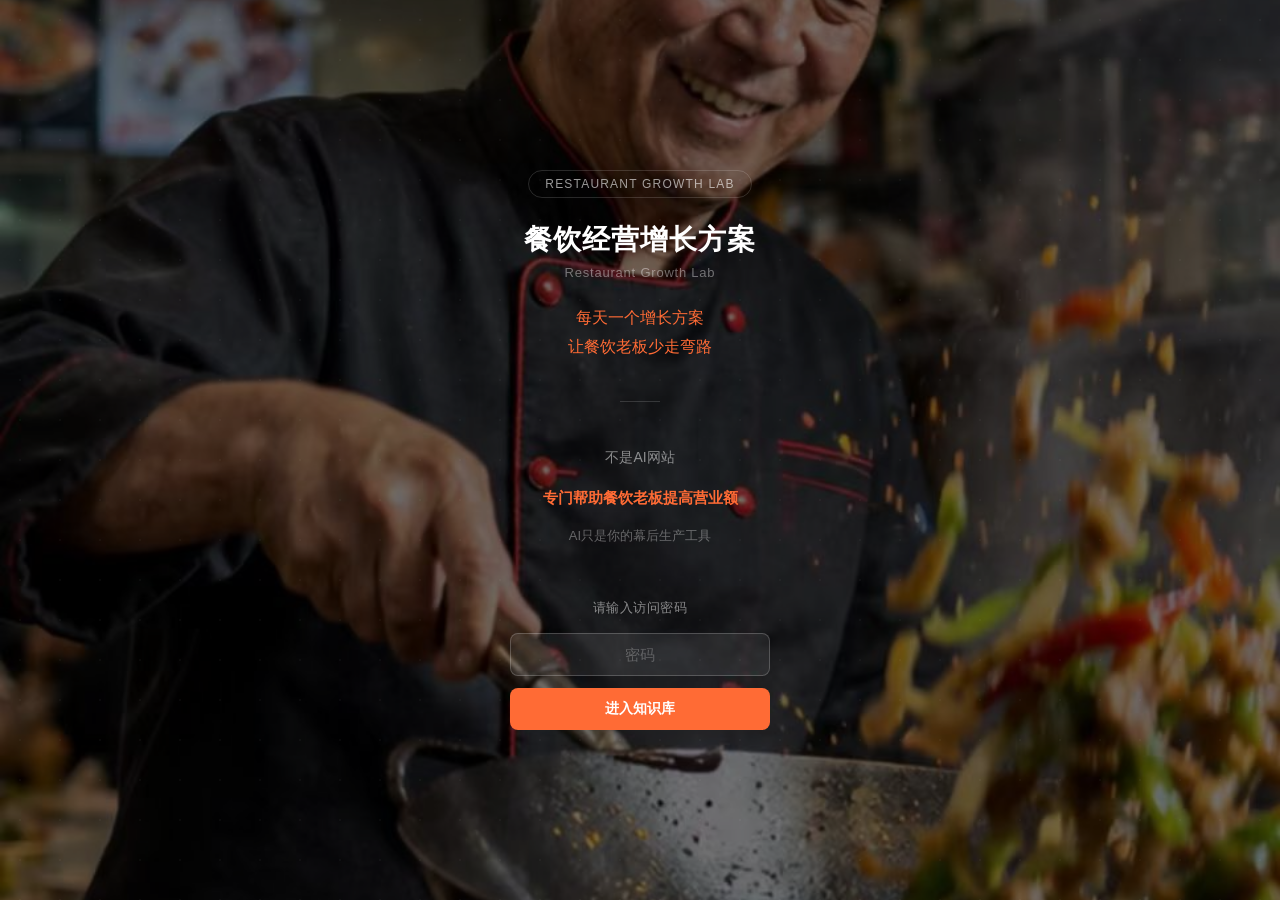
<file: index.html>
﻿<!DOCTYPE html>
<html lang="zh-CN">
<head>
<meta charset="UTF-8">
<meta http-equiv="Cache-Control" content="no-cache, no-store, must-revalidate, max-age=0">
<meta http-equiv="Pragma" content="no-cache">
<meta http-equiv="Expires" content="0">
<meta name="viewport" content="width=device-width, initial-scale=1.0, maximum-scale=1.0, user-scalable=no, viewport-fit=cover">
<title>餐饮经营增长方案</title>
<style>
*,*::before,*::after{box-sizing:border-box;margin:0;padding:0}
html{-webkit-text-size-adjust:100%}
body{font-family:"Noto Sans SC",-apple-system,"Helvetica Neue",sans-serif;font-size:14px;color:#fff;background:#0f0f0f;-webkit-font-smoothing:antialiased}

.login-input{width:100%;max-width:260px;padding:12px 16px;background:rgba(255,255,255,.08);border:1px solid rgba(255,255,255,.2);border-radius:8px;color:#fff;font-size:15px;text-align:center;outline:none;margin-bottom:12px;letter-spacing:.2em}
.login-input:focus{border-color:#ff6b35}
.login-input::placeholder{color:rgba(255,255,255,.25);letter-spacing:0}
.login-btn{width:100%;max-width:260px;padding:12px;background:#ff6b35;color:#fff;border:none;border-radius:8px;font-size:14px;font-weight:600;cursor:pointer}
.login-btn:active{background:#e55a2b}
.login-err{color:#ff6b35;font-size:12px;margin-top:8px;display:none}
.login-sub{font-size:13px;color:rgba(255,255,255,.5);margin-bottom:16px;letter-spacing:.04em}
</style>
</head>
<body>

<div style="width:100%;min-height:100vh;min-height:100svh;display:flex;flex-direction:column;align-items:center;justify-content:center;padding:48px 24px;text-align:center;background:url('images/chef-bg.jpg') center/cover no-repeat;position:relative;overflow:hidden;">
  <div style="position:absolute;inset:0;background:rgba(0,0,0,.55);"></div>
  <div style="position:absolute;inset:0;background-image:radial-gradient(rgba(255,255,255,.03) 1px, transparent 1px);background-size:40px 40px;"></div>

  <div style="display:inline-block;padding:6px 16px;border:1px solid rgba(255,255,255,.15);border-radius:20px;font-size:12px;color:rgba(255,255,255,.6);letter-spacing:.1em;margin-bottom:24px;position:relative;z-index:1;">RESTAURANT GROWTH LAB</div>
  <h1 style="font-size:28px;font-weight:700;color:#fff;letter-spacing:.04em;margin-bottom:6px;line-height:1.3;position:relative;z-index:1;">餐饮经营增长方案</h1>
  <p style="font-size:13px;color:rgba(255,255,255,.4);letter-spacing:.06em;margin-bottom:24px;position:relative;z-index:1;">Restaurant Growth Lab</p>
  <p style="font-size:16px;color:#ff6b35;font-weight:500;line-height:1.8;margin-bottom:40px;position:relative;z-index:1;">每天一个增长方案<br>让餐饮老板少走弯路</p>
  <div style="width:40px;height:1px;background:rgba(255,255,255,.15);margin:0 auto 40px;position:relative;z-index:1;"></div>
  <p style="font-size:14px;color:rgba(255,255,255,.5);line-height:2.2;margin-bottom:8px;position:relative;z-index:1;">不是AI网站</p>
  <p style="font-size:15px;color:#ff6b35;font-weight:600;line-height:2.2;margin-bottom:8px;position:relative;z-index:1;">专门帮助餐饮老板提高营业额</p>
  <p style="font-size:13px;color:rgba(255,255,255,.35);line-height:2.2;margin-bottom:48px;position:relative;z-index:1;">AI只是你的幕后生产工具</p>

  <div style="position:relative;z-index:1;">
    <div class="login-sub">请输入访问密码</div>
    <input type="password" class="login-input" id="pwdInput" placeholder="密码" onkeydown="if(event.key==='Enter')checkPwd()">
    <button class="login-btn" onclick="checkPwd()">进入知识库</button>
    <div class="login-err" id="loginErr">密码错误</div>
  </div>
</div>

<script>
var WEEK_PWDS=['177','277','377','477','577','677','777'];
var SITE_PWD=WEEK_PWDS[new Date().getDay()===0?6:new Date().getDay()-1];
(function(){
  var today=new Date().toDateString();
  if(localStorage.getItem('_site_auth')===SITE_PWD && localStorage.getItem('_site_day')===today){
    location.href='knowledge.html';
  }
})();
function checkPwd(){
  if(document.getElementById('pwdInput').value.trim()===SITE_PWD){
    localStorage.setItem('_site_auth',SITE_PWD);
    localStorage.setItem('_site_day',new Date().toDateString());
    location.href='knowledge.html';
  }else{
    document.getElementById('loginErr').style.display='block';
    document.getElementById('pwdInput').value='';
  }
}
</script>
</body>
</html>
</file>
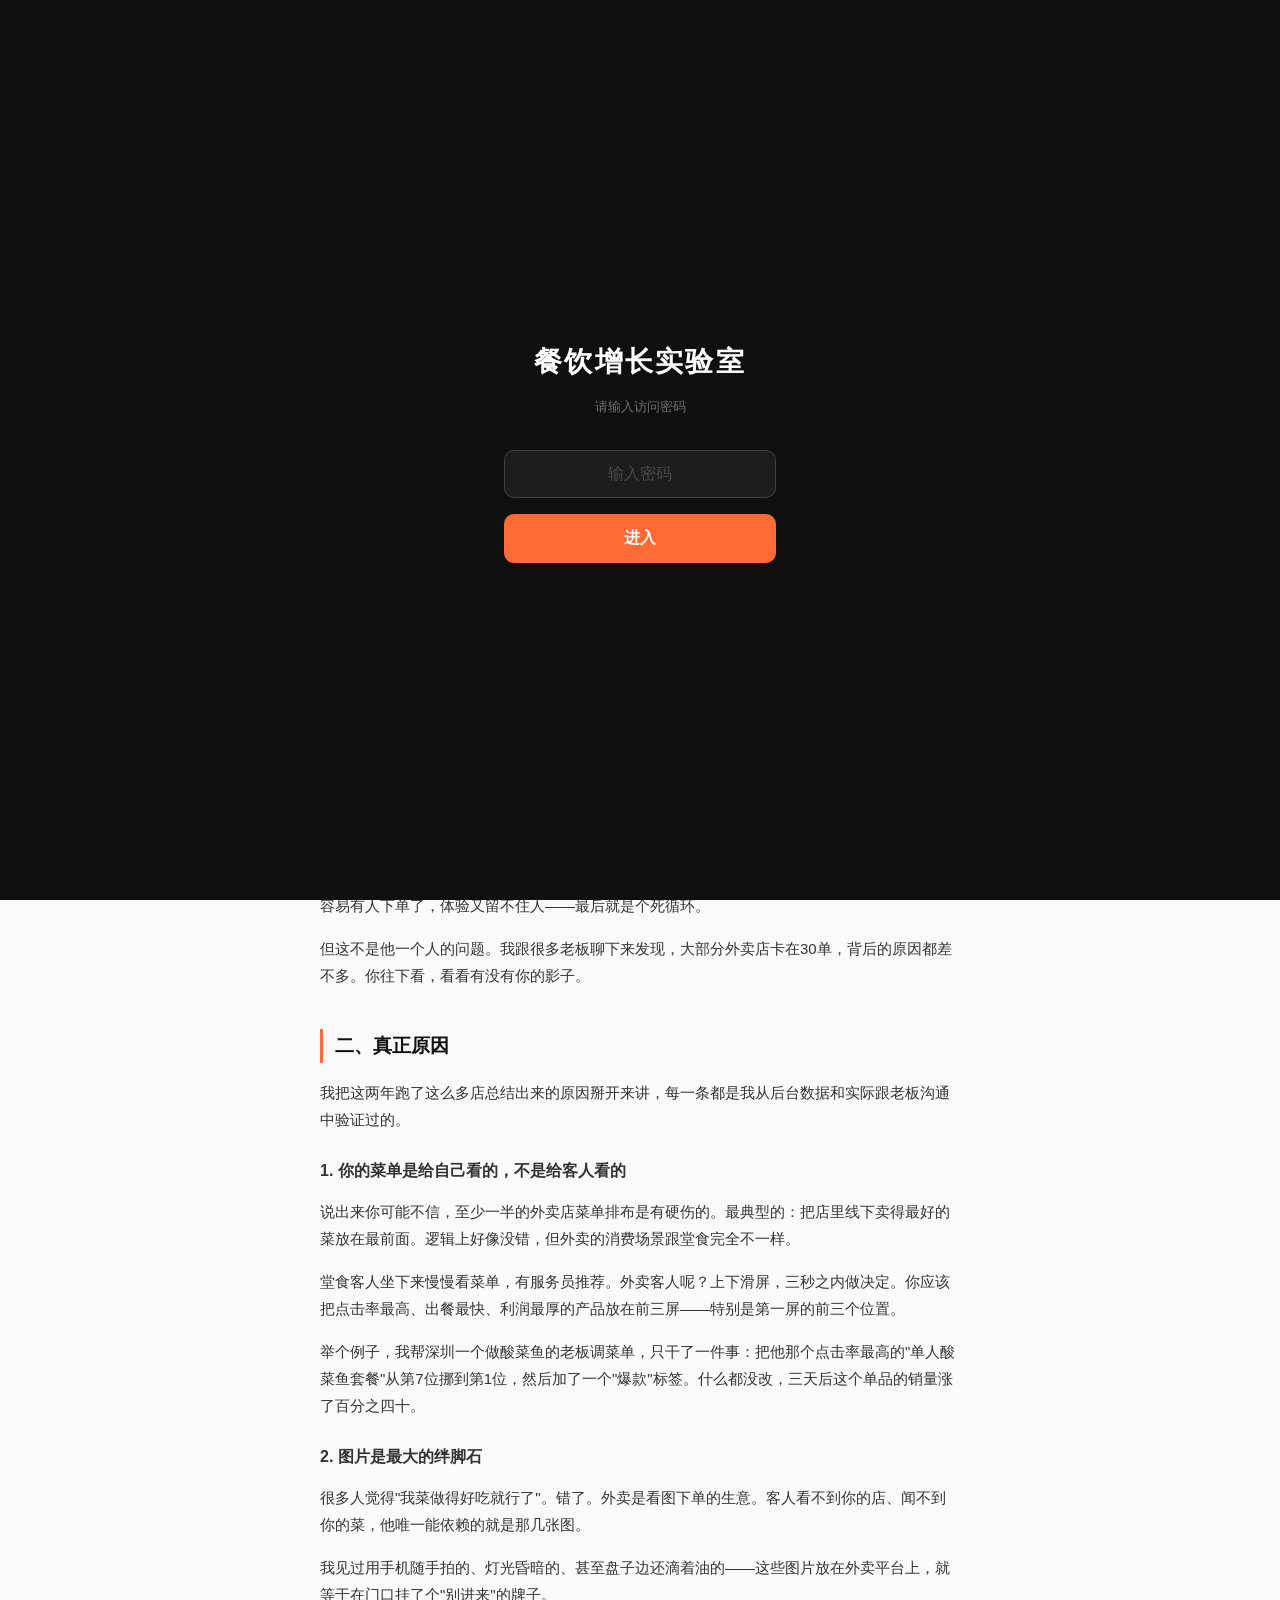
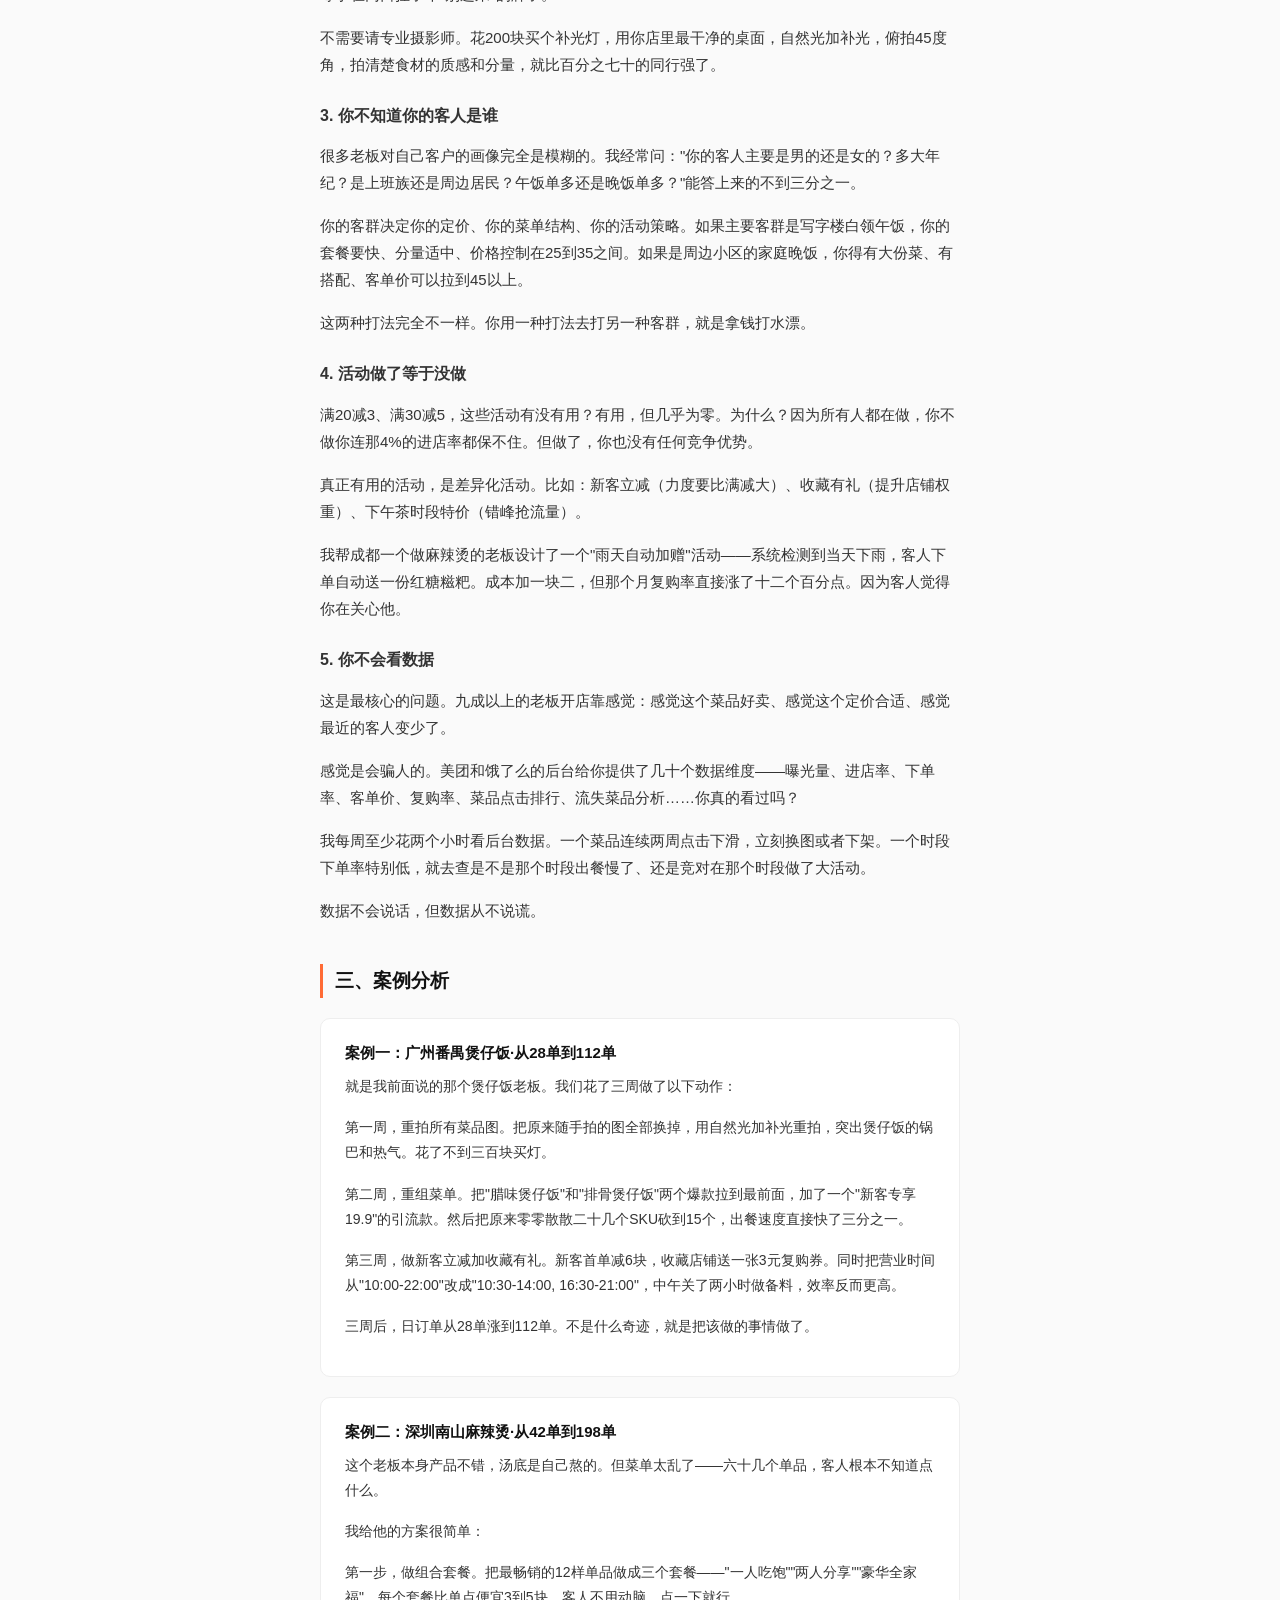
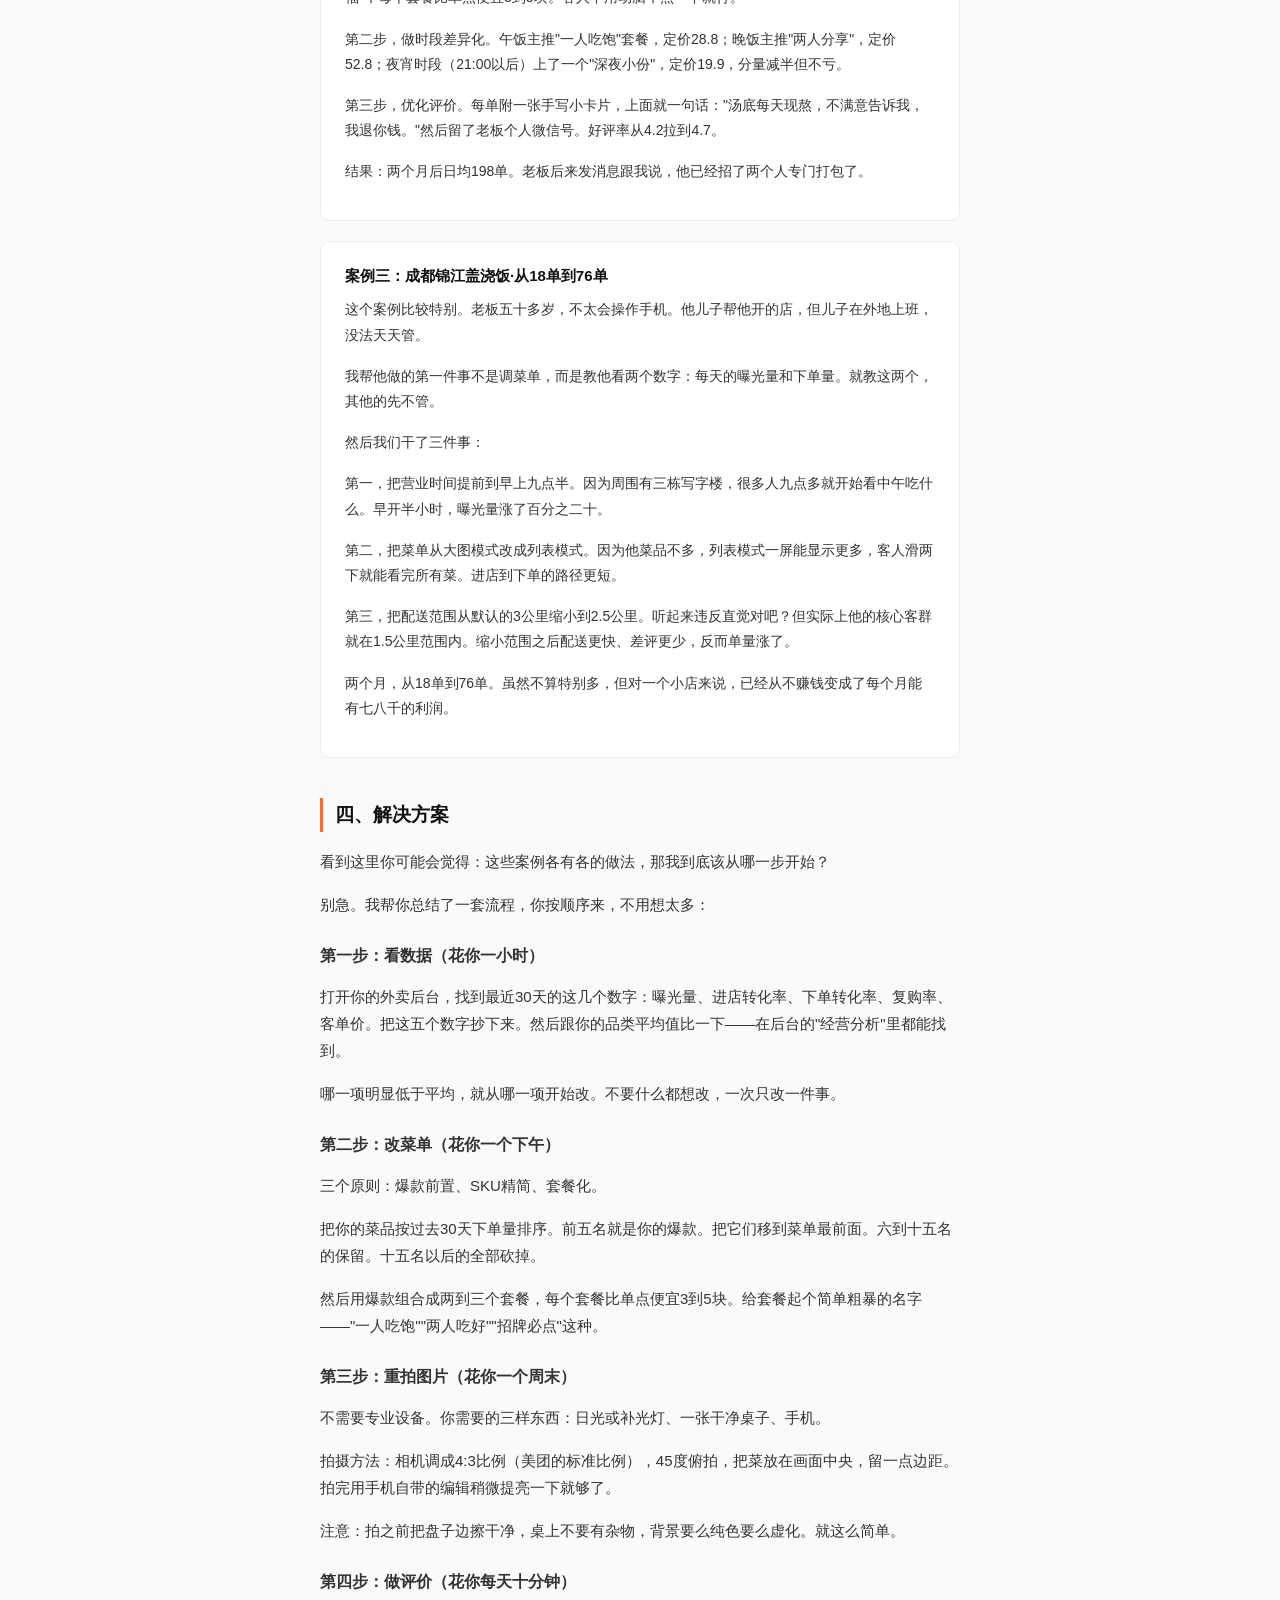
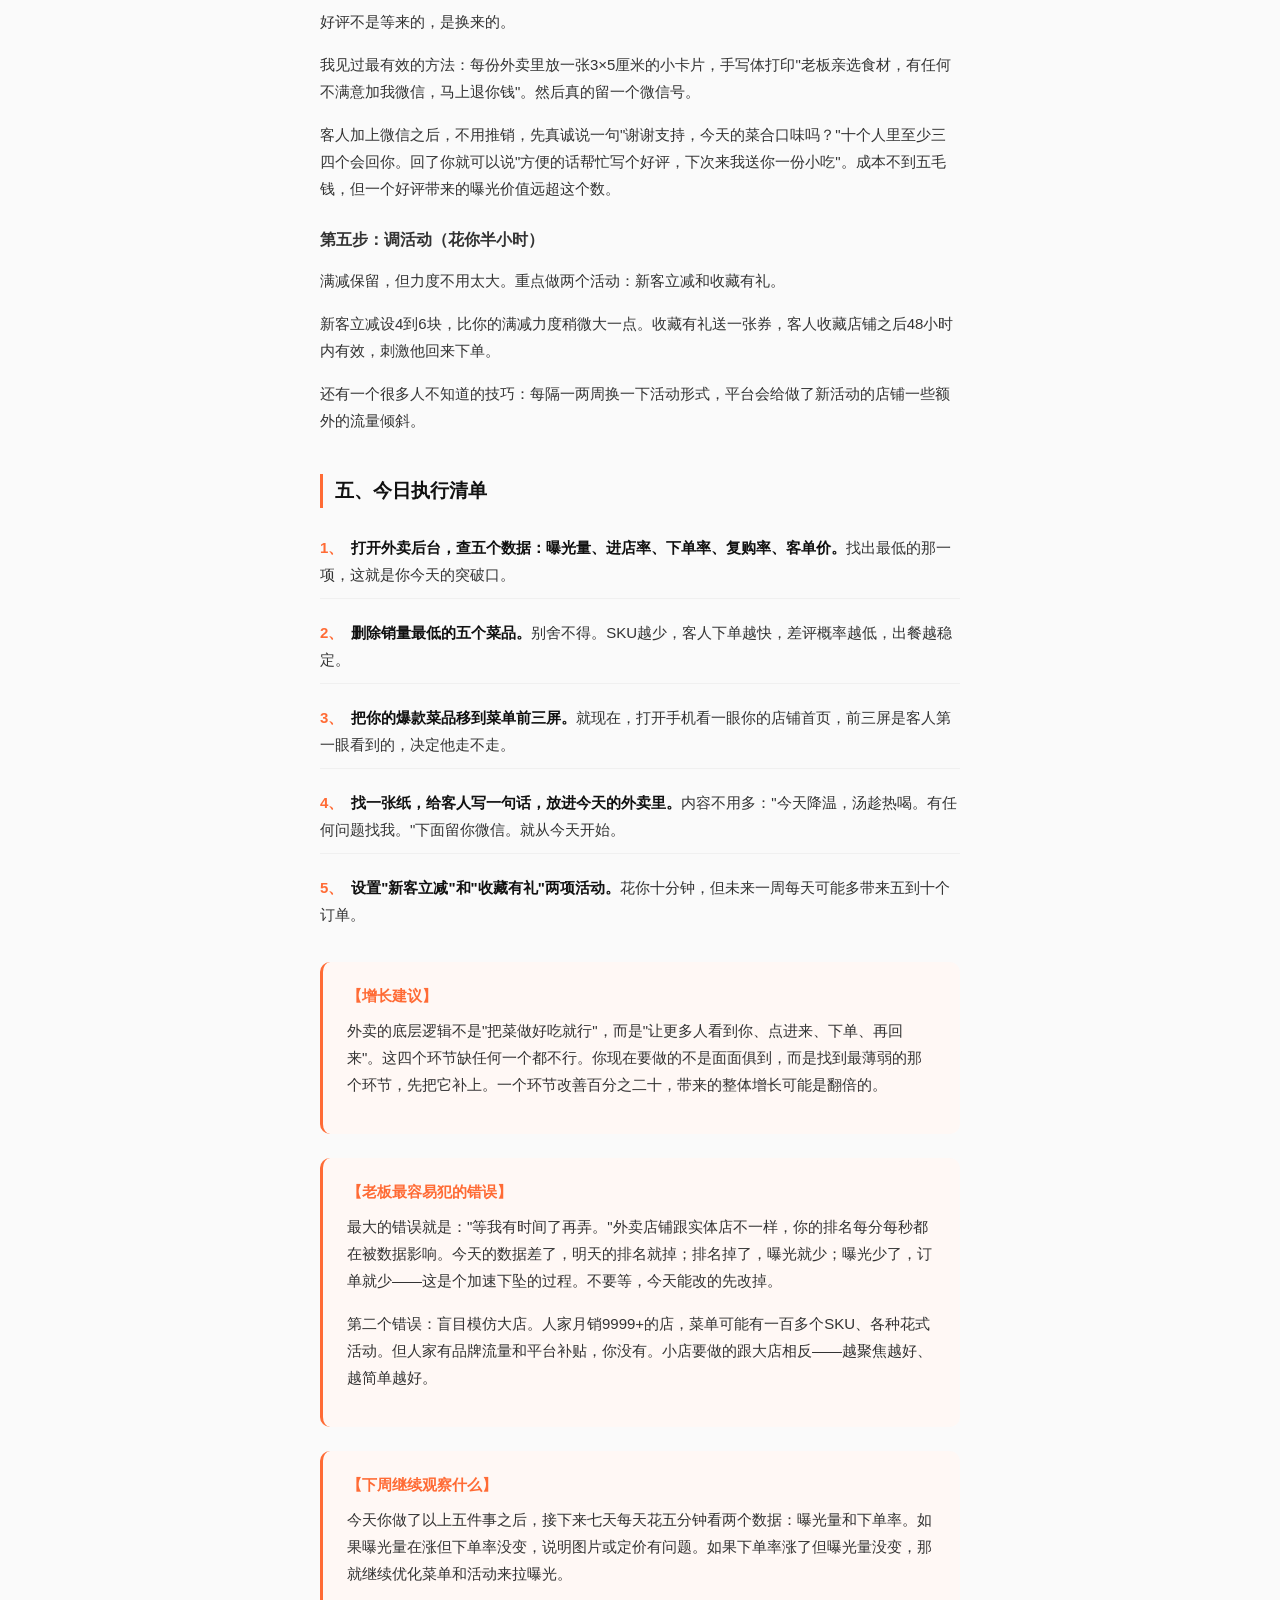
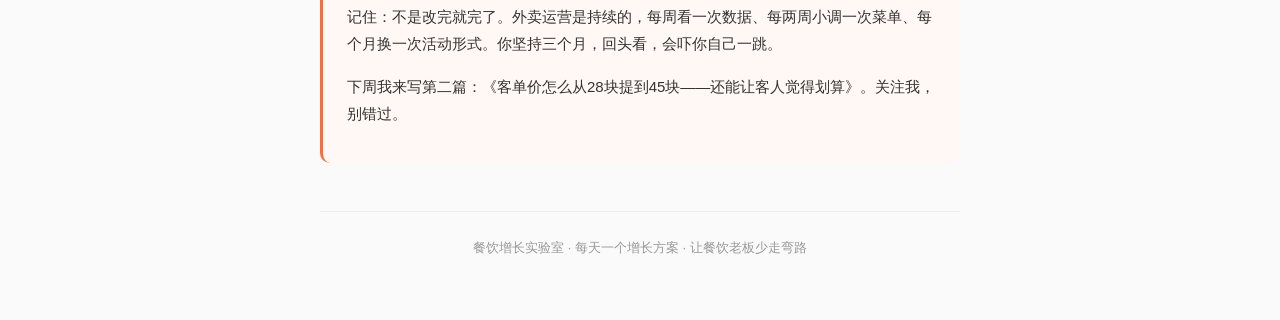
<file: article1.html>
﻿<!DOCTYPE html>
<html lang="zh-CN">
<head>
<meta charset="UTF-8">
<meta http-equiv="Cache-Control" content="no-cache, no-store, must-revalidate, max-age=0"><meta http-equiv="Pragma" content="no-cache"><meta http-equiv="Expires" content="0">
<meta name="viewport" content="width=device-width, initial-scale=1.0, maximum-scale=1.0, user-scalable=no, viewport-fit=cover">
<title>为什么你的外卖店每天只有30单？ - 餐饮增长实验室</title>
<style>
*,*::before,*::after{box-sizing:border-box;margin:0;padding:0}
html{-webkit-text-size-adjust:100%}
body{
  font-family:"Noto Sans SC",-apple-system,"Helvetica Neue",sans-serif;
  font-size:15px;color:#1a1a1a;
  background:#fafafa;
  -webkit-font-smoothing:antialiased;
  line-height:1.8;
}
.container{max-width:680px;margin:0 auto;padding:40px 20px 60px}
.back{
  display:inline-flex;align-items:center;gap:6px;
  color:#999;font-size:14px;text-decoration:none;margin-bottom:32px;
}
h1{font-size:24px;font-weight:700;line-height:1.4;margin-bottom:12px;color:#111}
.meta{font-size:13px;color:#999;margin-bottom:40px}
h2{
  font-size:19px;font-weight:700;margin:40px 0 16px;color:#111;
  padding-left:12px;border-left:3px solid #ff6b35;
}
h3{font-size:16px;font-weight:600;margin:24px 0 12px;color:#333}
p{margin-bottom:16px;color:#333}
.case{
  background:#fff;border-radius:10px;padding:20px 24px;
  margin:20px 0;border:1px solid #eee;
}
.case-title{font-weight:600;font-size:15px;margin-bottom:8px;color:#111}
.case-content{font-size:14px;color:#555;line-height:1.8}
.tip{
  background:#fff8f5;border-radius:10px;padding:20px 24px;
  margin:24px 0;border-left:3px solid #ff6b35;
}
.tip-title{font-weight:600;font-size:15px;color:#ff6b35;margin-bottom:8px}
ul{padding-left:20px;margin-bottom:16px}
li{margin-bottom:10px;color:#333}
.checklist li{list-style:none;padding:10px 0;border-bottom:1px solid #f0f0f0}
.checklist li:last-child{border-bottom:none}
.checklist li::before{content:counter(step) "、";counter-increment:step;color:#ff6b35;font-weight:700;margin-right:8px}
.checklist{counter-reset:step}
strong{color:#111}
.footer-note{text-align:center;margin-top:48px;padding-top:24px;border-top:1px solid #eee;color:#999;font-size:13px}

/* 顶部标签栏 */
.tags{
  padding:16px 20px 8px;
  display:flex;overflow-x:auto;
  gap:10px;
  -webkit-overflow-scrolling:touch;scrollbar-width:none;
  background:#fafafa;
  position:sticky;top:0;z-index:10;
}
.tags::-webkit-scrollbar{display:none}
.tag{
  flex-shrink:0;padding:8px 16px;
  border-radius:20px;font-size:13px;font-weight:500;
  color:#888;
  border:1px solid #ddd;
  transition:all .2s;white-space:nowrap;
  text-decoration:none;
}
.tag.on,.tag:active{background:#ff6b35;color:#fff;border-color:#ff6b35}

.login-gate{position:fixed;inset:0;background:#0f0f0f;z-index:9999;display:flex;align-items:center;justify-content:center;flex-direction:column}
.login-gate.hidden{display:none}
.login-box{text-align:center;padding:40px 24px;max-width:320px;width:100%}
.login-logo{font-size:28px;font-weight:700;color:#fff;letter-spacing:.08em;margin-bottom:8px}
.login-sub{font-size:13px;color:rgba(255,255,255,.4);margin-bottom:32px}
.login-input{width:100%;padding:14px 18px;background:rgba(255,255,255,.06);border:1px solid rgba(255,255,255,.15);border-radius:10px;color:#fff;font-size:16px;text-align:center;outline:none;margin-bottom:16px;letter-spacing:.2em}
.login-input:focus{border-color:#ff6b35}
.login-input::placeholder{color:rgba(255,255,255,.2);letter-spacing:0}
.login-btn{width:100%;padding:14px;background:#ff6b35;color:#fff;border:none;border-radius:10px;font-size:16px;font-weight:600;cursor:pointer}
.login-btn:active{background:#e55a2b}
.login-err{color:#ff4444;font-size:13px;margin-top:12px;display:none}
</style>
</head>
<body>

<div class="login-gate" id="loginGate">
  <div class="login-box">
    <div class="login-logo">餐饮增长实验室</div>
    <div class="login-sub">请输入访问密码</div>
    <input type="password" class="login-input" id="pwdInput" placeholder="输入密码" onkeydown="if(event.key==='Enter')checkPwd()">
    <button class="login-btn" onclick="checkPwd()">进入</button>
    <div class="login-err" id="loginErr">密码错误，请重试</div>
  </div>
</div>
<script>
var WEEK_PWDS=['177','277','377','477','577','677','777'];
var SITE_PWD=WEEK_PWDS[new Date().getDay()===0?6:new Date().getDay()-1];
(function(){
  if(localStorage.getItem('_site_auth')===SITE_PWD){
    var g=document.getElementById('loginGate');
    if(g)g.classList.add('hidden');
  }
})();
function checkPwd(){
  var v=document.getElementById('pwdInput').value.trim();
  if(v===SITE_PWD){
    localStorage.setItem('_site_auth',SITE_PWD);
    localStorage.setItem('_site_day',new Date().toDateString());
    document.getElementById('loginGate').classList.add('hidden');
    document.getElementById('loginErr').style.display='none';
  }else{
    document.getElementById('loginErr').style.display='block';
    document.getElementById('pwdInput').value='';
  }
}
</script>

<!-- 标签导航 -->
<div class="tags">
  <a href="knowledge.html" class="tag">活动模板</a>
  <a href="cases.html" class="tag">增长案例</a>
  <a href="jiqiao.html" class="tag">经营技巧</a>
  <a href="meituan.html" class="tag">美团运营</a>
  <a href="douyin.html" class="tag">抖音团购</a>
  <a href="waimai.html" class="tag">外卖增长</a>
  <a href="ketang.html" class="tag">老板课堂</a>
</div>

<div class="container">
<a href="knowledge.html" class="back">← 返回首页</a>
<h1>为什么你的外卖店每天只有30单？</h1>
<div class="meta">餐饮增长实验室 · 真实案例 · 手把手教学</div>

<p>这个问题我听过太多次了。在深圳、广州、成都跑了不下200家外卖店之后，我可以很负责任地告诉你：30单是个坎。过了这个坎，后面是80单、150单、300单。过不去，就一直在这个数字上打转，然后慢慢掉到十几单，最后关门。</p>
<p>今天这篇文章，我把我过去两年跟几十个老板一起实操的经验全部讲清楚。不讲虚的，每一段话都值钱。</p>

<h2>一、为什么会发生</h2>

<p>先讲一个真实的例子。去年我在广州番禺，一个做煲仔饭的老板找到我。他的店位置不差，出品也稳定，美团饿了么都上了，满减活动也做了，一天就是28到35单，怎么都上不去。他跟我说："每天睁眼就是亏，再这样下去两个月就得关。"</p>
<p>我当时打开他的美团后台看，三个问题一眼就看到了：</p>

<p><strong>第一，进店转化率只有百分之四点几。</strong>什么意思？100个人看到你的店，只有4个人点进来。同行平均在6到8之间，做得好的能到10以上。</p>

<p><strong>第二，下单转化率不到百分之十五。</strong>点进来的人，5个里面只有不到1个人下单。这个数据在行内算偏低的，正常的快餐品类应该在18到22之间。</p>

<p><strong>第三，复购率几乎没有。</strong>我查了他后台数据，过去90天下过两次以上单的客人，两只手数得过来。</p>

<p>这三个数据一环扣一环，暴露率低导致进店少，进店少又因为菜单和图片不行导致下单少，好不容易有人下单了，体验又留不住人——最后就是个死循环。</p>
<p>但这不是他一个人的问题。我跟很多老板聊下来发现，大部分外卖店卡在30单，背后的原因都差不多。你往下看，看看有没有你的影子。</p>

<h2>二、真正原因</h2>

<p>我把这两年跑了这么多店总结出来的原因掰开来讲，每一条都是我从后台数据和实际跟老板沟通中验证过的。</p>

<h3>1. 你的菜单是给自己看的，不是给客人看的</h3>
<p>说出来你可能不信，至少一半的外卖店菜单排布是有硬伤的。最典型的：把店里线下卖得最好的菜放在最前面。逻辑上好像没错，但外卖的消费场景跟堂食完全不一样。</p>
<p>堂食客人坐下来慢慢看菜单，有服务员推荐。外卖客人呢？上下滑屏，三秒之内做决定。你应该把点击率最高、出餐最快、利润最厚的产品放在前三屏——特别是第一屏的前三个位置。</p>
<p>举个例子，我帮深圳一个做酸菜鱼的老板调菜单，只干了一件事：把他那个点击率最高的"单人酸菜鱼套餐"从第7位挪到第1位，然后加了一个"爆款"标签。什么都没改，三天后这个单品的销量涨了百分之四十。</p>

<h3>2. 图片是最大的绊脚石</h3>
<p>很多人觉得"我菜做得好吃就行了"。错了。外卖是看图下单的生意。客人看不到你的店、闻不到你的菜，他唯一能依赖的就是那几张图。</p>
<p>我见过用手机随手拍的、灯光昏暗的、甚至盘子边还滴着油的——这些图片放在外卖平台上，就等于在门口挂了个"别进来"的牌子。</p>
<p>不需要请专业摄影师。花200块买个补光灯，用你店里最干净的桌面，自然光加补光，俯拍45度角，拍清楚食材的质感和分量，就比百分之七十的同行强了。</p>

<h3>3. 你不知道你的客人是谁</h3>
<p>很多老板对自己客户的画像完全是模糊的。我经常问："你的客人主要是男的还是女的？多大年纪？是上班族还是周边居民？午饭单多还是晚饭单多？"能答上来的不到三分之一。</p>
<p>你的客群决定你的定价、你的菜单结构、你的活动策略。如果主要客群是写字楼白领午饭，你的套餐要快、分量适中、价格控制在25到35之间。如果是周边小区的家庭晚饭，你得有大份菜、有搭配、客单价可以拉到45以上。</p>
<p>这两种打法完全不一样。你用一种打法去打另一种客群，就是拿钱打水漂。</p>

<h3>4. 活动做了等于没做</h3>
<p>满20减3、满30减5，这些活动有没有用？有用，但几乎为零。为什么？因为所有人都在做，你不做你连那4%的进店率都保不住。但做了，你也没有任何竞争优势。</p>
<p>真正有用的活动，是差异化活动。比如：新客立减（力度要比满减大）、收藏有礼（提升店铺权重）、下午茶时段特价（错峰抢流量）。</p>
<p>我帮成都一个做麻辣烫的老板设计了一个"雨天自动加赠"活动——系统检测到当天下雨，客人下单自动送一份红糖糍粑。成本加一块二，但那个月复购率直接涨了十二个百分点。因为客人觉得你在关心他。</p>

<h3>5. 你不会看数据</h3>
<p>这是最核心的问题。九成以上的老板开店靠感觉：感觉这个菜品好卖、感觉这个定价合适、感觉最近的客人变少了。</p>
<p>感觉是会骗人的。美团和饿了么的后台给你提供了几十个数据维度——曝光量、进店率、下单率、客单价、复购率、菜品点击排行、流失菜品分析……你真的看过吗？</p>
<p>我每周至少花两个小时看后台数据。一个菜品连续两周点击下滑，立刻换图或者下架。一个时段下单率特别低，就去查是不是那个时段出餐慢了、还是竞对在那个时段做了大活动。</p>
<p>数据不会说话，但数据从不说谎。</p>

<h2>三、案例分析</h2>

<div class="case">
<div class="case-title">案例一：广州番禺煲仔饭·从28单到112单</div>
<div class="case-content">
<p>就是我前面说的那个煲仔饭老板。我们花了三周做了以下动作：</p>
<p>第一周，重拍所有菜品图。把原来随手拍的图全部换掉，用自然光加补光重拍，突出煲仔饭的锅巴和热气。花了不到三百块买灯。</p>
<p>第二周，重组菜单。把"腊味煲仔饭"和"排骨煲仔饭"两个爆款拉到最前面，加了一个"新客专享19.9"的引流款。然后把原来零零散散二十几个SKU砍到15个，出餐速度直接快了三分之一。</p>
<p>第三周，做新客立减加收藏有礼。新客首单减6块，收藏店铺送一张3元复购券。同时把营业时间从"10:00-22:00"改成"10:30-14:00, 16:30-21:00"，中午关了两小时做备料，效率反而更高。</p>
<p>三周后，日订单从28单涨到112单。不是什么奇迹，就是把该做的事情做了。</p>
</div>
</div>

<div class="case">
<div class="case-title">案例二：深圳南山麻辣烫·从42单到198单</div>
<div class="case-content">
<p>这个老板本身产品不错，汤底是自己熬的。但菜单太乱了——六十几个单品，客人根本不知道点什么。</p>
<p>我给他的方案很简单：</p>
<p>第一步，做组合套餐。把最畅销的12样单品做成三个套餐——"一人吃饱""两人分享""豪华全家福"，每个套餐比单点便宜3到5块。客人不用动脑，点一下就行。</p>
<p>第二步，做时段差异化。午饭主推"一人吃饱"套餐，定价28.8；晚饭主推"两人分享"，定价52.8；夜宵时段（21:00以后）上了一个"深夜小份"，定价19.9，分量减半但不亏。</p>
<p>第三步，优化评价。每单附一张手写小卡片，上面就一句话："汤底每天现熬，不满意告诉我，我退你钱。"然后留了老板个人微信号。好评率从4.2拉到4.7。</p>
<p>结果：两个月后日均198单。老板后来发消息跟我说，他已经招了两个人专门打包了。</p>
</div>
</div>

<div class="case">
<div class="case-title">案例三：成都锦江盖浇饭·从18单到76单</div>
<div class="case-content">
<p>这个案例比较特别。老板五十多岁，不太会操作手机。他儿子帮他开的店，但儿子在外地上班，没法天天管。</p>
<p>我帮他做的第一件事不是调菜单，而是教他看两个数字：每天的曝光量和下单量。就教这两个，其他的先不管。</p>
<p>然后我们干了三件事：</p>
<p>第一，把营业时间提前到早上九点半。因为周围有三栋写字楼，很多人九点多就开始看中午吃什么。早开半小时，曝光量涨了百分之二十。</p>
<p>第二，把菜单从大图模式改成列表模式。因为他菜品不多，列表模式一屏能显示更多，客人滑两下就能看完所有菜。进店到下单的路径更短。</p>
<p>第三，把配送范围从默认的3公里缩小到2.5公里。听起来违反直觉对吧？但实际上他的核心客群就在1.5公里范围内。缩小范围之后配送更快、差评更少，反而单量涨了。</p>
<p>两个月，从18单到76单。虽然不算特别多，但对一个小店来说，已经从不赚钱变成了每个月能有七八千的利润。</p>
</div>
</div>

<h2>四、解决方案</h2>

<p>看到这里你可能会觉得：这些案例各有各的做法，那我到底该从哪一步开始？</p>
<p>别急。我帮你总结了一套流程，你按顺序来，不用想太多：</p>

<h3>第一步：看数据（花你一小时）</h3>
<p>打开你的外卖后台，找到最近30天的这几个数字：曝光量、进店转化率、下单转化率、复购率、客单价。把这五个数字抄下来。然后跟你的品类平均值比一下——在后台的"经营分析"里都能找到。</p>
<p>哪一项明显低于平均，就从哪一项开始改。不要什么都想改，一次只改一件事。</p>

<h3>第二步：改菜单（花你一个下午）</h3>
<p>三个原则：爆款前置、SKU精简、套餐化。</p>
<p>把你的菜品按过去30天下单量排序。前五名就是你的爆款。把它们移到菜单最前面。六到十五名的保留。十五名以后的全部砍掉。</p>
<p>然后用爆款组合成两到三个套餐，每个套餐比单点便宜3到5块。给套餐起个简单粗暴的名字——"一人吃饱""两人吃好""招牌必点"这种。</p>

<h3>第三步：重拍图片（花你一个周末）</h3>
<p>不需要专业设备。你需要的三样东西：日光或补光灯、一张干净桌子、手机。</p>
<p>拍摄方法：相机调成4:3比例（美团的标准比例），45度俯拍，把菜放在画面中央，留一点边距。拍完用手机自带的编辑稍微提亮一下就够了。</p>
<p>注意：拍之前把盘子边擦干净，桌上不要有杂物，背景要么纯色要么虚化。就这么简单。</p>

<h3>第四步：做评价（花你每天十分钟）</h3>
<p>好评不是等来的，是换来的。</p>
<p>我见过最有效的方法：每份外卖里放一张3×5厘米的小卡片，手写体打印"老板亲选食材，有任何不满意加我微信，马上退你钱"。然后真的留一个微信号。</p>
<p>客人加上微信之后，不用推销，先真诚说一句"谢谢支持，今天的菜合口味吗？"十个人里至少三四个会回你。回了你就可以说"方便的话帮忙写个好评，下次来我送你一份小吃"。成本不到五毛钱，但一个好评带来的曝光价值远超这个数。</p>

<h3>第五步：调活动（花你半小时）</h3>
<p>满减保留，但力度不用太大。重点做两个活动：新客立减和收藏有礼。</p>
<p>新客立减设4到6块，比你的满减力度稍微大一点。收藏有礼送一张券，客人收藏店铺之后48小时内有效，刺激他回来下单。</p>
<p>还有一个很多人不知道的技巧：每隔一两周换一下活动形式，平台会给做了新活动的店铺一些额外的流量倾斜。</p>

<h2>五、今日执行清单</h2>

<ol class="checklist">
<li><strong>打开外卖后台，查五个数据：曝光量、进店率、下单率、复购率、客单价。</strong>找出最低的那一项，这就是你今天的突破口。</li>
<li><strong>删除销量最低的五个菜品。</strong>别舍不得。SKU越少，客人下单越快，差评概率越低，出餐越稳定。</li>
<li><strong>把你的爆款菜品移到菜单前三屏。</strong>就现在，打开手机看一眼你的店铺首页，前三屏是客人第一眼看到的，决定他走不走。</li>
<li><strong>找一张纸，给客人写一句话，放进今天的外卖里。</strong>内容不用多："今天降温，汤趁热喝。有任何问题找我。"下面留你微信。就从今天开始。</li>
<li><strong>设置"新客立减"和"收藏有礼"两项活动。</strong>花你十分钟，但未来一周每天可能多带来五到十个订单。</li>
</ol>

<div class="tip">
<div class="tip-title">【增长建议】</div>
<p>外卖的底层逻辑不是"把菜做好吃就行"，而是"让更多人看到你、点进来、下单、再回来"。这四个环节缺任何一个都不行。你现在要做的不是面面俱到，而是找到最薄弱的那个环节，先把它补上。一个环节改善百分之二十，带来的整体增长可能是翻倍的。</p>
</div>

<div class="tip">
<div class="tip-title">【老板最容易犯的错误】</div>
<p>最大的错误就是："等我有时间了再弄。"外卖店铺跟实体店不一样，你的排名每分每秒都在被数据影响。今天的数据差了，明天的排名就掉；排名掉了，曝光就少；曝光少了，订单就少——这是个加速下坠的过程。不要等，今天能改的先改掉。</p>
<p>第二个错误：盲目模仿大店。人家月销9999+的店，菜单可能有一百多个SKU、各种花式活动。但人家有品牌流量和平台补贴，你没有。小店要做的跟大店相反——越聚焦越好、越简单越好。</p>
</div>

<div class="tip">
<div class="tip-title">【下周继续观察什么】</div>
<p>今天你做了以上五件事之后，接下来七天每天花五分钟看两个数据：曝光量和下单率。如果曝光量在涨但下单率没变，说明图片或定价有问题。如果下单率涨了但曝光量没变，那就继续优化菜单和活动来拉曝光。</p>
<p>记住：不是改完就完了。外卖运营是持续的，每周看一次数据、每两周小调一次菜单、每个月换一次活动形式。你坚持三个月，回头看，会吓你自己一跳。</p>
<p>下周我来写第二篇：《客单价怎么从28块提到45块——还能让客人觉得划算》。关注我，别错过。</p>
</div>




<div class="footer-note">餐饮增长实验室 · 每天一个增长方案 · 让餐饮老板少走弯路</div>

</div>
</body>
</html>
</file>
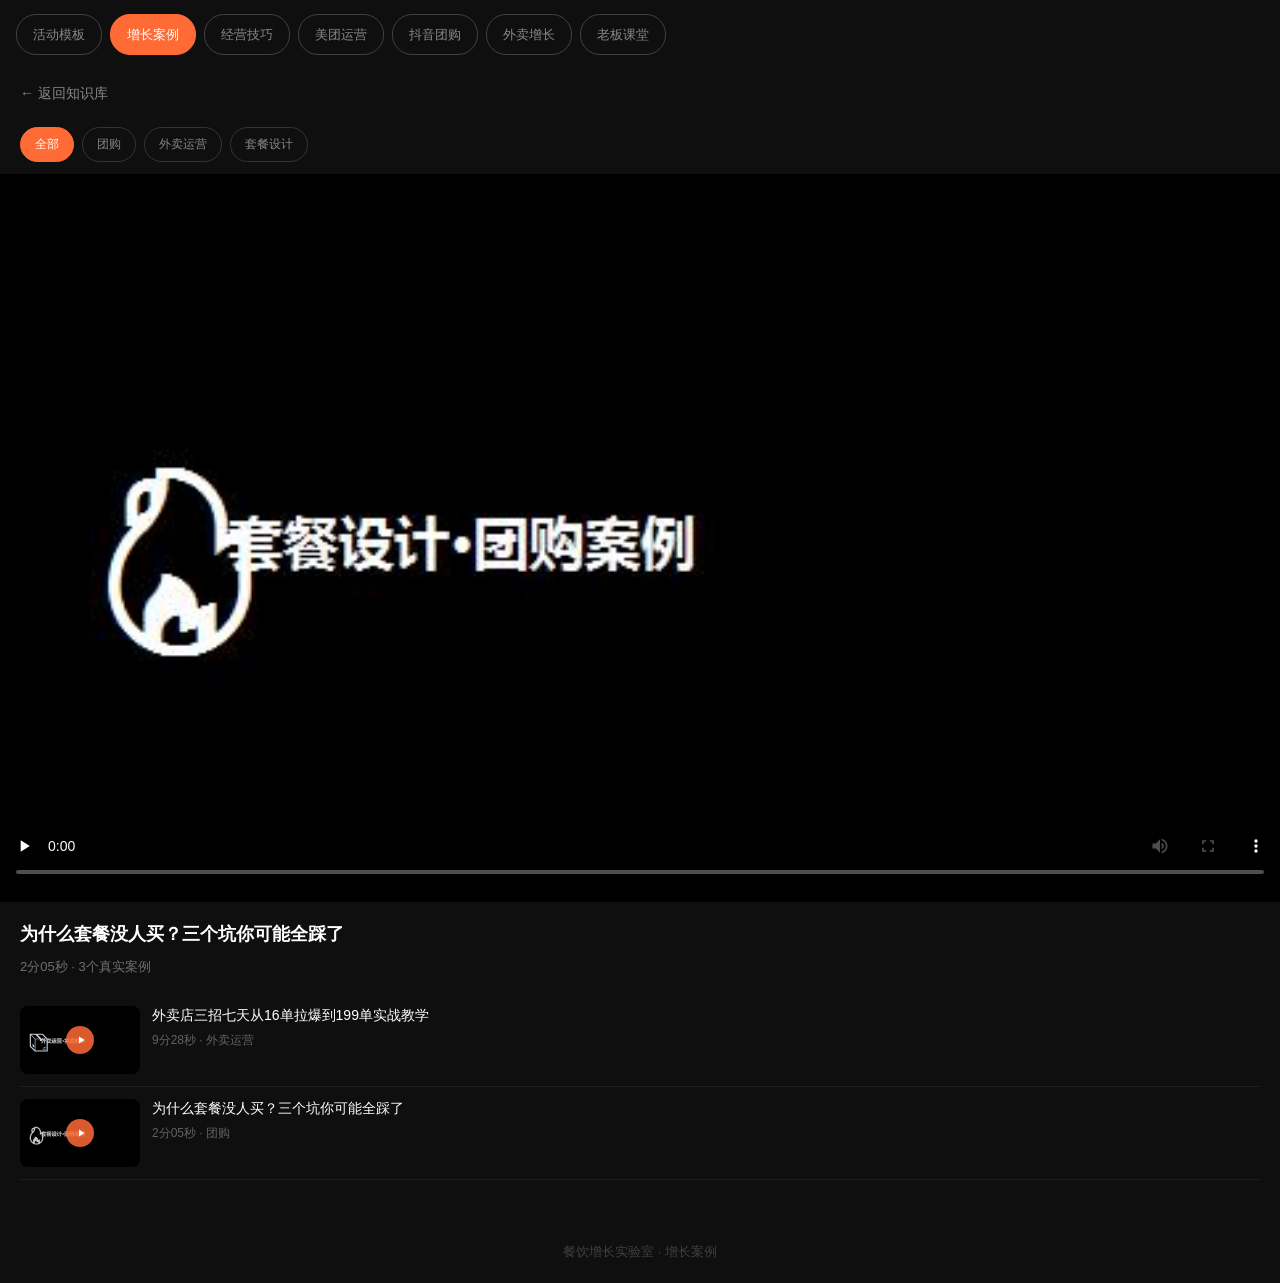
<file: cases.html>
﻿<!DOCTYPE html>
<html lang="zh-CN">
<head>
<meta charset="UTF-8">
<meta http-equiv="Cache-Control" content="no-cache, no-store, must-revalidate, max-age=0">
<meta http-equiv="Pragma" content="no-cache">
<meta http-equiv="Expires" content="0">
<meta name="viewport" content="width=device-width, initial-scale=1.0, maximum-scale=1.0, user-scalable=no, viewport-fit=cover">
<title>增长案例 - 餐饮增长实验室</title>
<style>
*,*::before,*::after{box-sizing:border-box;margin:0;padding:0}
html{-webkit-text-size-adjust:100%}
body{font-family:"Noto Sans SC",-apple-system,"Helvetica Neue",sans-serif;font-size:15px;color:#1a1a1a;background:#0f0f0f;-webkit-font-smoothing:antialiased;line-height:1.8}
.tags{padding:14px 16px 6px;display:flex;overflow-x:auto;gap:8px;-webkit-overflow-scrolling:touch;scrollbar-width:none;background:#0f0f0f;position:sticky;top:0;z-index:10}
.tags::-webkit-scrollbar{display:none}
.tag{flex-shrink:0;padding:8px 16px;border-radius:20px;font-size:13px;font-weight:500;color:rgba(255,255,255,.5);border:1px solid rgba(255,255,255,.2);transition:all .2s;white-space:nowrap;text-decoration:none}
.tag.on,.tag:active{background:#ff6b35;color:#fff;border-color:#ff6b35}
.back{display:inline-flex;align-items:center;gap:6px;color:rgba(255,255,255,.5);font-size:14px;text-decoration:none;margin:20px}
.back:hover{color:#fff}
.cat-tags{padding:0 20px 12px;display:flex;gap:8px;flex-wrap:wrap}
.ctag{padding:6px 14px;border-radius:20px;font-size:12px;font-weight:500;cursor:pointer;border:1px solid rgba(255,255,255,.15);color:rgba(255,255,255,.5);transition:all .2s}
.ctag.on,.ctag:active{background:#ff6b35;color:#fff;border-color:#ff6b35}
.video-player{width:100%;aspect-ratio:16/9;background:#000}
.video-player video{width:100%;height:100%;object-fit:contain}
.video-info{padding:16px 20px}
.video-title{font-size:18px;font-weight:700;color:#fff;margin-bottom:4px}
.video-meta{font-size:13px;color:rgba(255,255,255,.4)}
.video-list{padding:0 20px}
.v-item{display:flex;gap:12px;padding:12px 0;border-bottom:1px solid rgba(255,255,255,.06);cursor:pointer}
.v-thumb{width:120px;height:68px;border-radius:8px;flex-shrink:0;overflow:hidden;position:relative}
.v-thumb img{width:100%;height:100%;object-fit:cover}
.v-thumb .play-overlay{position:absolute;inset:0;display:flex;align-items:center;justify-content:center;background:rgba(0,0,0,.2)}
.v-thumb .play-icon{width:28px;height:28px;background:rgba(255,107,53,.85);border-radius:50%;display:flex;align-items:center;justify-content:center}
.v-thumb .play-icon svg{width:12px;height:12px;fill:#fff;margin-left:1px}
.v-text{flex:1;min-width:0}
.v-text .vt{font-size:14px;font-weight:500;color:#fff;line-height:1.4;margin-bottom:4px;display:-webkit-box;-webkit-line-clamp:2;-webkit-box-orient:vertical;overflow:hidden}
.v-text .vm{font-size:12px;color:rgba(255,255,255,.35)}
.footer-note{text-align:center;margin-top:40px;padding:20px;color:rgba(255,255,255,.2);font-size:13px}
</style>
</head>
<body>
<div class="tags">
  <a href="knowledge.html" class="tag">活动模板</a>
  <a href="cases.html" class="tag on">增长案例</a>
  <a href="jiqiao.html" class="tag">经营技巧</a>
  <a href="meituan.html" class="tag">美团运营</a>
  <a href="douyin.html" class="tag">抖音团购</a>
  <a href="waimai.html" class="tag">外卖增长</a>
  <a href="ketang.html" class="tag">老板课堂</a>
</div>
<a href="knowledge.html" class="back">← 返回知识库</a>
<div class="cat-tags">
  <span class="ctag on" onclick="filterVideos('all',this)">全部</span>
  <span class="ctag" onclick="filterVideos('团购',this)">团购</span>
  <span class="ctag" onclick="filterVideos('外卖运营',this)">外卖运营</span>
  <span class="ctag" onclick="filterVideos('套餐设计',this)">套餐设计</span>
</div>
<div class="video-player">
  <video id="mainVideo" src="images/video1.mp4" controls playsinline webkit-playsinline preload="none" poster="images/thumb1.jpg"></video>
</div>
<div class="video-info">
  <div class="video-title" id="videoTitle">为什么套餐没人买？三个坑你可能全踩了</div>
  <div class="video-meta" id="videoMeta">2分05秒 · 3个真实案例</div>
</div>
<div class="video-list" id="videoList">
  <div class="v-item" data-cat="外卖运营" data-src="images/video2.mp4" data-title="外卖店三招七天从16单拉爆到199单实战教学" data-meta="9分28秒 · 外卖运营" data-poster="images/thumb2.jpg" onclick="switchVideo(this.dataset.src,this.dataset.title,this.dataset.meta,this.dataset.poster);scrollToTop()">
    <div class="v-thumb"><img src="images/thumb2.jpg" alt="外卖运营"><div class="play-overlay"><div class="play-icon"><svg viewBox="0 0 24 24"><path d="M8 5v14l11-7z"/></svg></div></div></div>
    <div class="v-text"><div class="vt">外卖店三招七天从16单拉爆到199单实战教学</div><div class="vm">9分28秒 · 外卖运营</div></div>
  </div>
  <div class="v-item" data-cat="团购 套餐设计" data-src="images/video1.mp4" data-title="为什么套餐没人买？三个坑你可能全踩了" data-meta="2分05秒 · 团购" data-poster="images/thumb1.jpg" onclick="switchVideo(this.dataset.src,this.dataset.title,this.dataset.meta,this.dataset.poster);scrollToTop()">
    <div class="v-thumb"><img src="images/thumb1.jpg" alt="团购"><div class="play-overlay"><div class="play-icon"><svg viewBox="0 0 24 24"><path d="M8 5v14l11-7z"/></svg></div></div></div>
    <div class="v-text"><div class="vt">为什么套餐没人买？三个坑你可能全踩了</div><div class="vm">2分05秒 · 团购</div></div>
  </div>
</div>
<div class="footer-note">餐饮增长实验室 · 增长案例</div>
<script>
function switchVideo(src, title, meta, poster) {
  var v = document.getElementById('mainVideo');
  v.poster = poster;
  v.src = src;
  v.load();
  v.play();
  document.getElementById('videoTitle').textContent = title;
  document.getElementById('videoMeta').textContent = meta;
}
function scrollToTop(){window.scrollTo({top:0,behavior:'smooth'})}
function filterVideos(cat, el) {
  document.querySelectorAll('.ctag').forEach(function(t){t.classList.remove('on')});
  el.classList.add('on');
  document.querySelectorAll('.v-item').forEach(function(item){
    item.style.display = (cat==='all' || item.dataset.cat.indexOf(cat)>=0) ? 'flex' : 'none';
  });
}
</script>
</body>
</html>
</file>
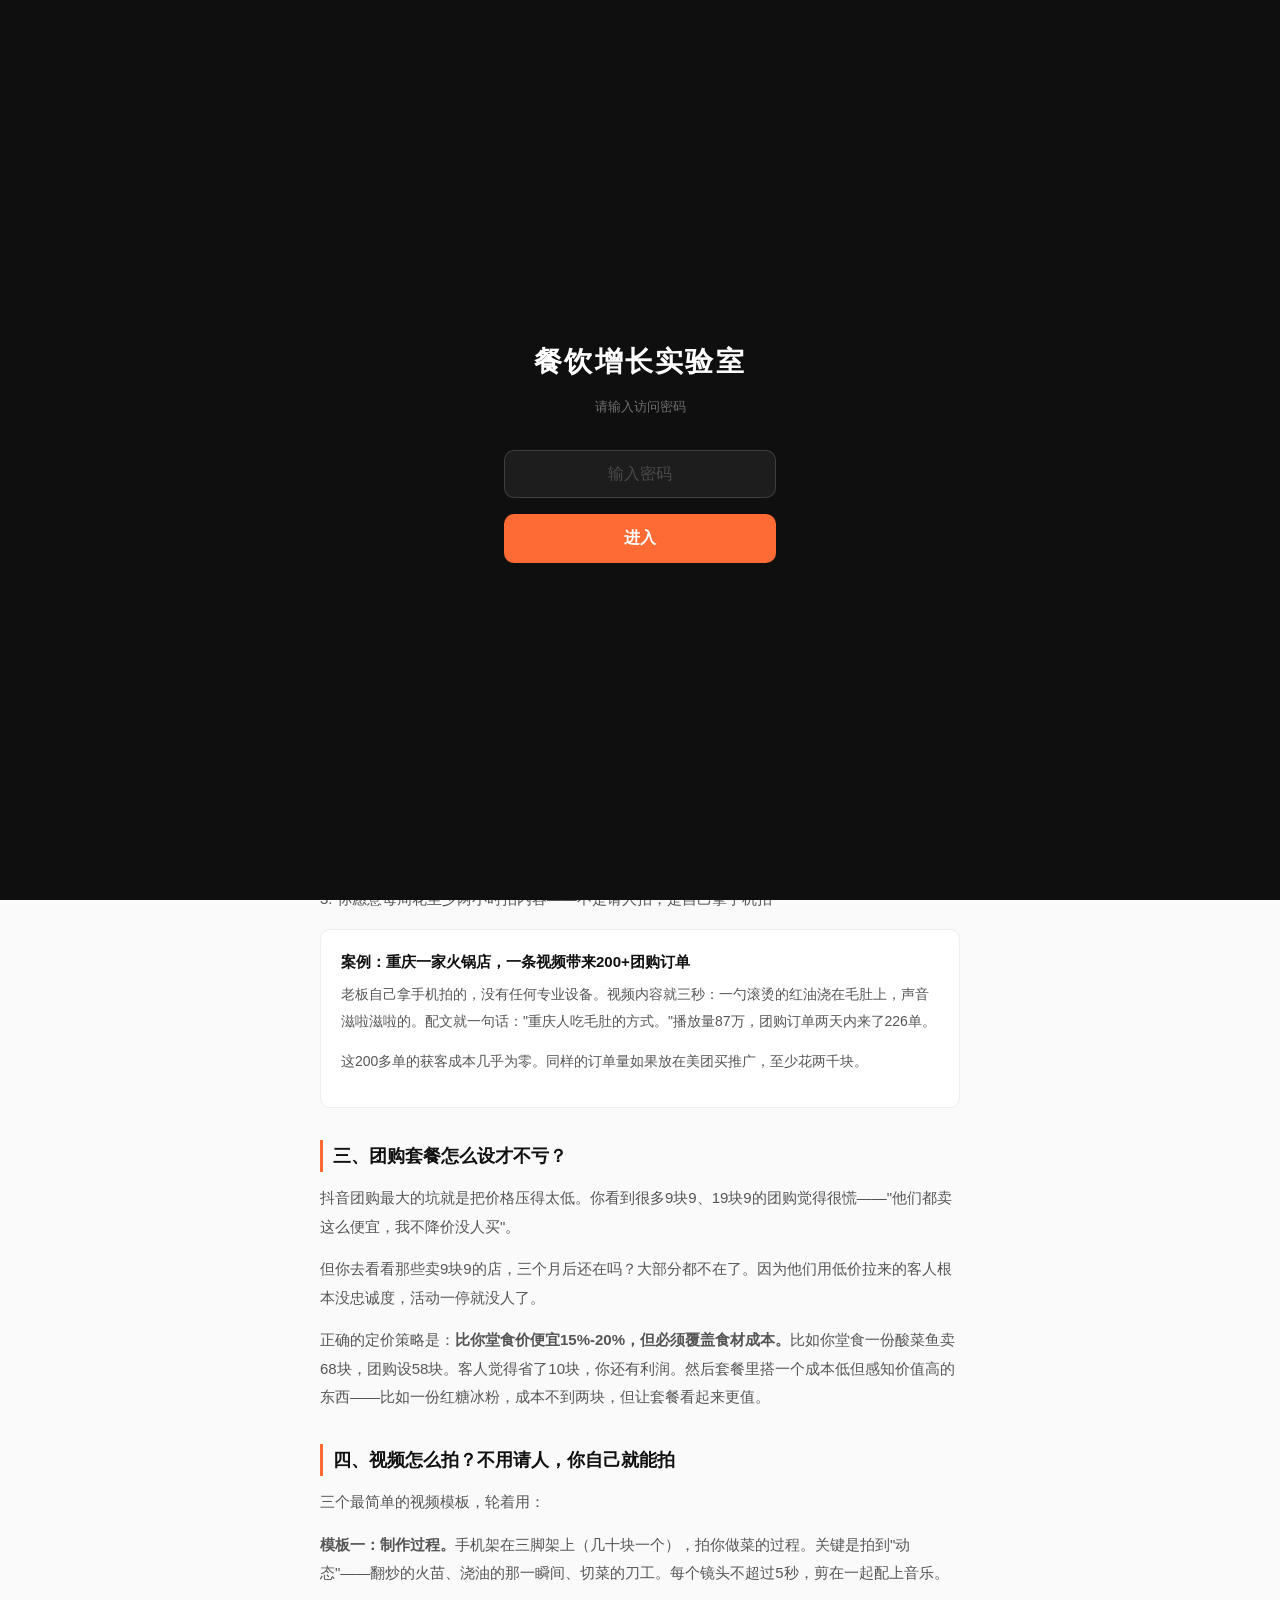
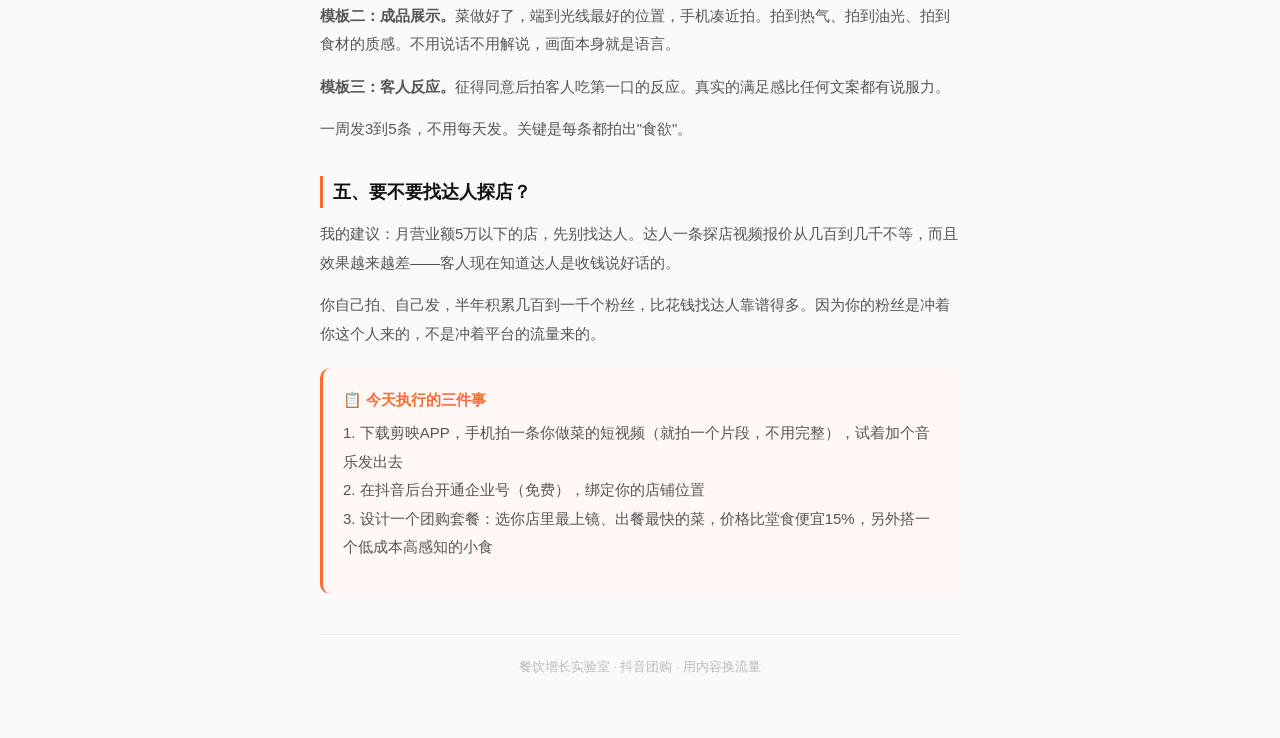
<file: douyin.html>
﻿<!DOCTYPE html>
<html lang="zh-CN">
<head>
<meta charset="UTF-8">
<meta http-equiv="Cache-Control" content="no-cache, no-store, must-revalidate, max-age=0">
<meta http-equiv="Pragma" content="no-cache">
<meta http-equiv="Expires" content="0">
<meta name="viewport" content="width=device-width, initial-scale=1.0, maximum-scale=1.0, user-scalable=no, viewport-fit=cover">
<title>抖音团购 - 餐饮增长实验室</title>
<style>*,*::before,*::after{box-sizing:border-box;margin:0;padding:0}
html{-webkit-text-size-adjust:100%}
body{font-family:"Noto Sans SC",-apple-system,"Helvetica Neue",sans-serif;font-size:15px;color:#1a1a1a;background:#fafafa;-webkit-font-smoothing:antialiased;line-height:1.8}
.tags{padding:14px 16px 6px;display:flex;overflow-x:auto;gap:8px;-webkit-overflow-scrolling:touch;scrollbar-width:none;background:#fafafa;position:sticky;top:0;z-index:10}
.tags::-webkit-scrollbar{display:none}
.tag{flex-shrink:0;padding:8px 16px;border-radius:20px;font-size:13px;font-weight:500;color:#888;border:1px solid #ddd;transition:all .2s;white-space:nowrap;text-decoration:none}
.tag.on,.tag:active{background:#ff6b35;color:#fff;border-color:#ff6b35}
.container{max-width:680px;margin:0 auto;padding:32px 20px 60px}
.back{display:inline-flex;align-items:center;gap:6px;color:#999;font-size:14px;text-decoration:none;margin-bottom:24px}
h1{font-size:22px;font-weight:700;line-height:1.4;margin-bottom:8px;color:#111}
.meta{font-size:13px;color:#999;margin-bottom:28px}
h2{font-size:18px;font-weight:700;margin:32px 0 12px;color:#111;padding-left:10px;border-left:3px solid #ff6b35}
p{font-size:15px;color:#555;line-height:1.9;margin-bottom:14px}
.case{background:#fff;border-radius:10px;padding:18px 20px;margin:16px 0;border:1px solid #eee}
.case-title{font-weight:600;font-size:15px;color:#111;margin-bottom:6px}
.case p{font-size:14px}
.tip{background:#fff8f5;border-radius:10px;padding:18px 20px;margin:20px 0;border-left:3px solid #ff6b35}
.tip-title{font-weight:600;font-size:15px;color:#ff6b35;margin-bottom:6px}
ul{padding-left:18px;margin-bottom:14px}
li{margin-bottom:8px;color:#555;font-size:14px}
.footer-note{text-align:center;margin-top:40px;padding-top:20px;border-top:1px solid #eee;color:#bbb;font-size:13px}.login-gate{position:fixed;inset:0;background:#0f0f0f;z-index:9999;display:flex;align-items:center;justify-content:center;flex-direction:column}
.login-gate.hidden{display:none}
.login-box{text-align:center;padding:40px 24px;max-width:320px;width:100%}
.login-logo{font-size:28px;font-weight:700;color:#fff;letter-spacing:.08em;margin-bottom:8px}
.login-sub{font-size:13px;color:rgba(255,255,255,.4);margin-bottom:32px}
.login-input{width:100%;padding:14px 18px;background:rgba(255,255,255,.06);border:1px solid rgba(255,255,255,.15);border-radius:10px;color:#fff;font-size:16px;text-align:center;outline:none;margin-bottom:16px;letter-spacing:.2em}
.login-input:focus{border-color:#ff6b35}
.login-input::placeholder{color:rgba(255,255,255,.2);letter-spacing:0}
.login-btn{width:100%;padding:14px;background:#ff6b35;color:#fff;border:none;border-radius:10px;font-size:16px;font-weight:600;cursor:pointer}
.login-btn:active{background:#e55a2b}
.login-err{color:#ff4444;font-size:13px;margin-top:12px;display:none}
</style>
</head>
<body>

<div class="login-gate" id="loginGate">
  <div class="login-box">
    <div class="login-logo">餐饮增长实验室</div>
    <div class="login-sub">请输入访问密码</div>
    <input type="password" class="login-input" id="pwdInput" placeholder="输入密码" onkeydown="if(event.key==='Enter')checkPwd()">
    <button class="login-btn" onclick="checkPwd()">进入</button>
    <div class="login-err" id="loginErr">密码错误，请重试</div>
  </div>
</div>
<script>
var WEEK_PWDS=['177','277','377','477','577','677','777'];
var SITE_PWD=WEEK_PWDS[new Date().getDay()===0?6:new Date().getDay()-1];
(function(){
  if(localStorage.getItem('_site_auth')===SITE_PWD){
    var g=document.getElementById('loginGate');
    if(g)g.classList.add('hidden');
  }
})();
function checkPwd(){
  var v=document.getElementById('pwdInput').value.trim();
  if(v===SITE_PWD){
    localStorage.setItem('_site_auth',SITE_PWD);
    localStorage.setItem('_site_day',new Date().toDateString());
    document.getElementById('loginGate').classList.add('hidden');
    document.getElementById('loginErr').style.display='none';
  }else{
    document.getElementById('loginErr').style.display='block';
    document.getElementById('pwdInput').value='';
  }
}
</script>
<div class="tags">
  <a href="knowledge.html" class="tag">活动模板</a>
  <a href="cases.html" class="tag">增长案例</a>
  <a href="jiqiao.html" class="tag">经营技巧</a>
  <a href="meituan.html" class="tag">美团运营</a>
  <a href="douyin.html" class="tag on">抖音团购</a>
  <a href="waimai.html" class="tag">外卖增长</a>
  <a href="ketang.html" class="tag">老板课堂</a>
</div>
<div class="container">
<a href="knowledge.html" class="back">← 返回首页</a>
<h1>🎵 抖音团购到底要不要做？怎么做才不亏？</h1>
<div class="meta">用视频让客人"看了就想吃"</div>

<p>抖音团购这个话题，今年至少一百个老板问过我。大部分人的心态是：看隔壁在做、看同行在做、看网上说要做——但自己不知道要不要做、怎么做、做了会不会亏。</p>
<p>我的答案很简单：做，但不是你想的那种做法。</p>

<h2>一、抖音团购跟美团外卖，完全是两个东西</h2>
<p>很多老板以为抖音团购就是"在抖音上卖套餐"。大错特错。</p>
<p>美团外卖是<strong>人找货</strong>：客人饿了，打开美团，搜"煲仔饭"，然后在一堆店里选一个。你的对手是隔壁那条街上的所有煲仔饭店。</p>
<p>抖音团购是<strong>货找人</strong>：客人本来没打算吃饭，刷着刷着看到一条视频——一个煲仔饭在火上滋滋冒油，锅巴金黄酥脆，镜头推进去能看到热气——然后他饿了，顺手就下了单。</p>
<p>这两种逻辑决定了你的内容策略完全不同。美团你要拼排名、拼评价、拼价格。抖音你要拼内容、拼画面、拼"看了就想吃"的冲动。</p>

<h2>二、什么样的店适合做抖音团购？</h2>
<p>不是所有店都适合。如果你符合下面三条中的两条，那就该做：</p>
<p>1. 你的菜"好看"——颜色丰富、有烟火气、有视觉冲击力（火锅、烧烤、煲仔、铁板类天然占优势）</p>
<p>2. 你店面有特色——环境好、有打卡点、或者后厨干净整洁能拍</p>
<p>3. 你愿意每周花至少两小时拍内容——不是请人拍，是自己拿手机拍</p>

<div class="case">
<div class="case-title">案例：重庆一家火锅店，一条视频带来200+团购订单</div>
<p>老板自己拿手机拍的，没有任何专业设备。视频内容就三秒：一勺滚烫的红油浇在毛肚上，声音滋啦滋啦的。配文就一句话："重庆人吃毛肚的方式。"播放量87万，团购订单两天内来了226单。</p>
<p>这200多单的获客成本几乎为零。同样的订单量如果放在美团买推广，至少花两千块。</p>
</div>

<h2>三、团购套餐怎么设才不亏？</h2>
<p>抖音团购最大的坑就是把价格压得太低。你看到很多9块9、19块9的团购觉得很慌——"他们都卖这么便宜，我不降价没人买"。</p>
<p>但你去看看那些卖9块9的店，三个月后还在吗？大部分都不在了。因为他们用低价拉来的客人根本没忠诚度，活动一停就没人了。</p>
<p>正确的定价策略是：<strong>比你堂食价便宜15%-20%，但必须覆盖食材成本。</strong>比如你堂食一份酸菜鱼卖68块，团购设58块。客人觉得省了10块，你还有利润。然后套餐里搭一个成本低但感知价值高的东西——比如一份红糖冰粉，成本不到两块，但让套餐看起来更值。</p>

<h2>四、视频怎么拍？不用请人，你自己就能拍</h2>
<p>三个最简单的视频模板，轮着用：</p>
<p><strong>模板一：制作过程。</strong>手机架在三脚架上（几十块一个），拍你做菜的过程。关键是拍到"动态"——翻炒的火苗、浇油的那一瞬间、切菜的刀工。每个镜头不超过5秒，剪在一起配上音乐。</p>
<p><strong>模板二：成品展示。</strong>菜做好了，端到光线最好的位置，手机凑近拍。拍到热气、拍到油光、拍到食材的质感。不用说话不用解说，画面本身就是语言。</p>
<p><strong>模板三：客人反应。</strong>征得同意后拍客人吃第一口的反应。真实的满足感比任何文案都有说服力。</p>
<p>一周发3到5条，不用每天发。关键是每条都拍出"食欲"。</p>

<h2>五、要不要找达人探店？</h2>
<p>我的建议：月营业额5万以下的店，先别找达人。达人一条探店视频报价从几百到几千不等，而且效果越来越差——客人现在知道达人是收钱说好话的。</p>
<p>你自己拍、自己发，半年积累几百到一千个粉丝，比花钱找达人靠谱得多。因为你的粉丝是冲着你这个人来的，不是冲着平台的流量来的。</p>

<div class="tip">
<div class="tip-title">📋 今天执行的三件事</div>
<p>1. 下载剪映APP，手机拍一条你做菜的短视频（就拍一个片段，不用完整），试着加个音乐发出去<br>2. 在抖音后台开通企业号（免费），绑定你的店铺位置<br>3. 设计一个团购套餐：选你店里最上镜、出餐最快的菜，价格比堂食便宜15%，另外搭一个低成本高感知的小食</p>
</div>

<div class="footer-note">餐饮增长实验室 · 抖音团购 · 用内容换流量</div>
</div>
</body>
</html>
</file>
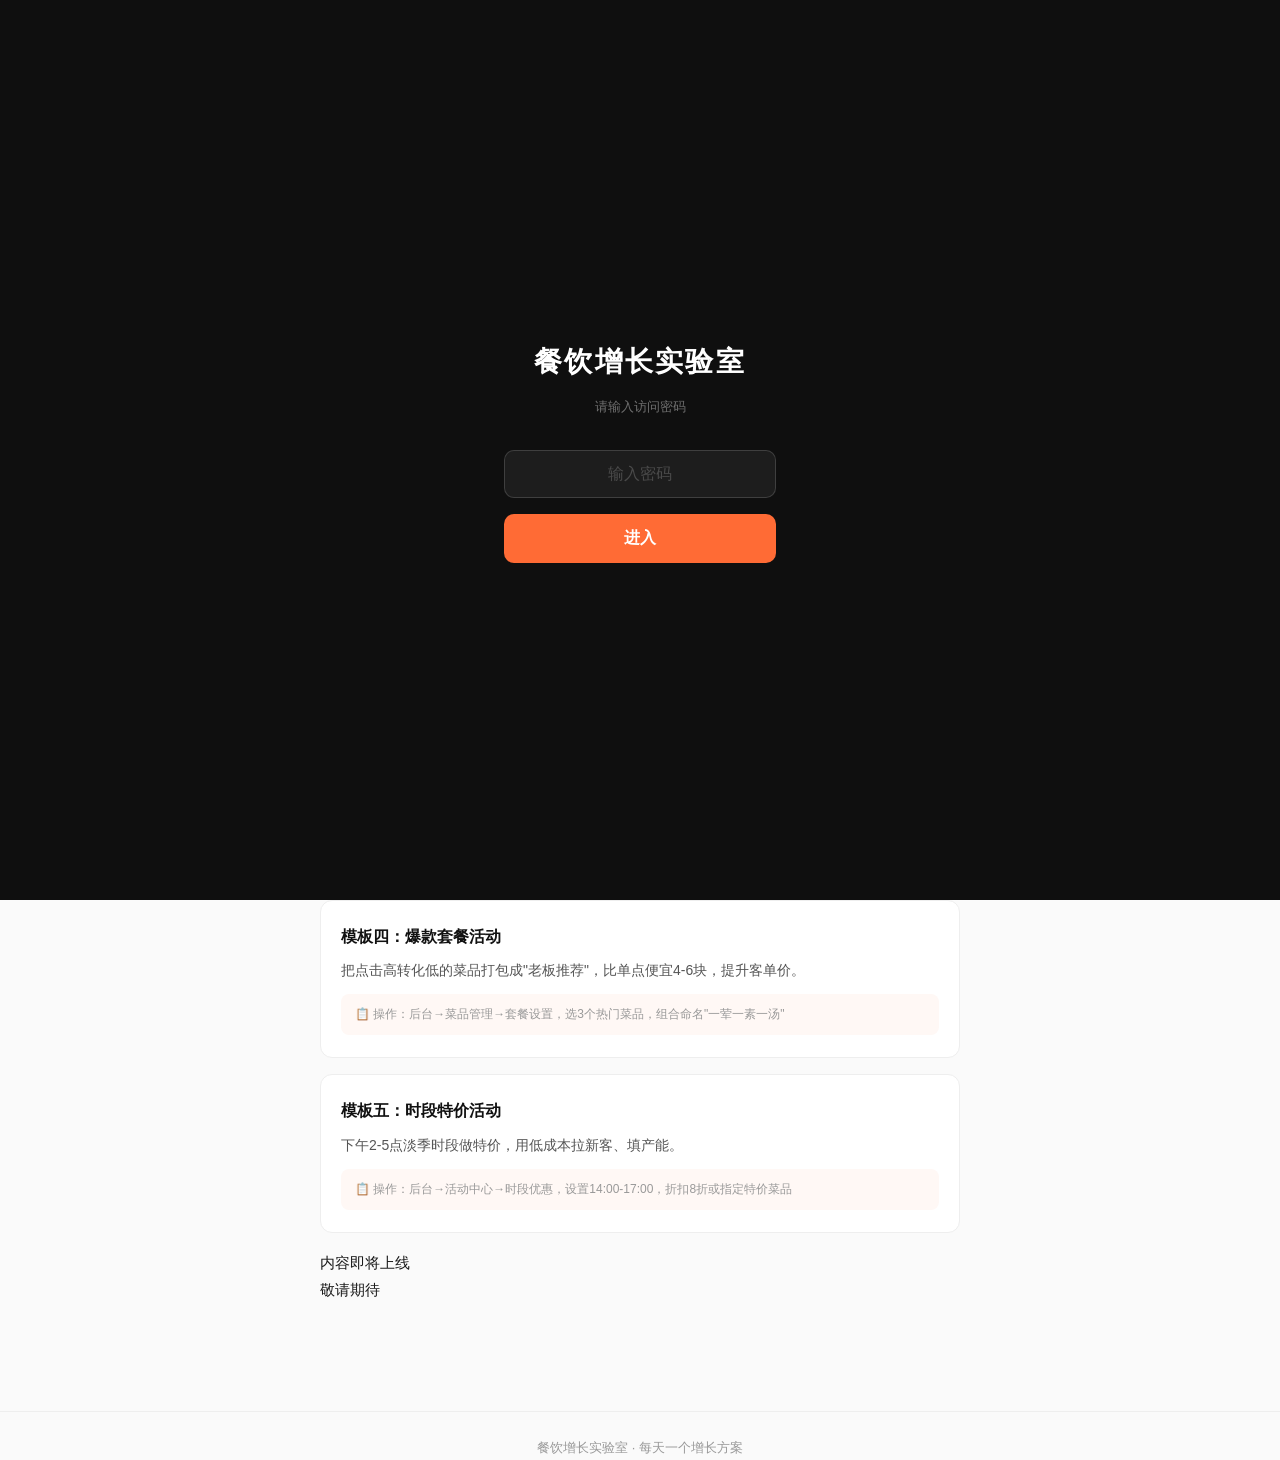
<file: huodong.html>
﻿<!DOCTYPE html>
<html lang="zh-CN">
<head>
<meta charset="UTF-8">
<meta http-equiv="Cache-Control" content="no-cache, no-store, must-revalidate, max-age=0">
<meta http-equiv="Pragma" content="no-cache">
<meta http-equiv="Expires" content="0">
<meta name="viewport" content="width=device-width, initial-scale=1.0, maximum-scale=1.0, user-scalable=no, viewport-fit=cover">
<title>活动模板 - 餐饮增长实验室</title>
<style>
*,*::before,*::after{box-sizing:border-box;margin:0;padding:0}
html{-webkit-text-size-adjust:100%}
body{
  font-family:"Noto Sans SC",-apple-system,"Helvetica Neue",sans-serif;
  font-size:15px;color:#1a1a1a;
  background:#fafafa;
  -webkit-font-smoothing:antialiased;
  line-height:1.8;
}
.tags{
  padding:16px 20px 8px;
  display:flex;overflow-x:auto;
  gap:10px;
  -webkit-overflow-scrolling:touch;scrollbar-width:none;
  background:#fafafa;
  position:sticky;top:0;z-index:10;
}
.tags::-webkit-scrollbar{display:none}
.tag{
  flex-shrink:0;padding:8px 16px;
  border-radius:20px;font-size:13px;font-weight:500;
  color:#888;
  border:1px solid #ddd;
  transition:all .2s;white-space:nowrap;
  text-decoration:none;
}
.tag.on,.tag:active{background:#ff6b35;color:#fff;border-color:#ff6b35}
.container{max-width:680px;margin:0 auto;padding:40px 20px 60px}
.back{
  display:inline-flex;align-items:center;gap:6px;
  color:#999;font-size:14px;text-decoration:none;margin-bottom:32px;
}
h1{font-size:24px;font-weight:700;line-height:1.4;margin-bottom:8px;color:#111}
.meta{font-size:13px;color:#999;margin-bottom:40px}
p{font-size:15px;color:#555;line-height:1.9;margin-bottom:16px}
.soon{text-align:center;padding:80px 0;color:#bbb;font-size:16px}
.soon-icon{font-size:48px;margin-bottom:16px}
.footer-note{text-align:center;margin-top:48px;padding-top:24px;border-top:1px solid #eee;color:#999;font-size:13px}
.login-gate{position:fixed;inset:0;background:#0f0f0f;z-index:9999;display:flex;align-items:center;justify-content:center;flex-direction:column}
.login-gate.hidden{display:none}
.login-box{text-align:center;padding:40px 24px;max-width:320px;width:100%}
.login-logo{font-size:28px;font-weight:700;color:#fff;letter-spacing:.08em;margin-bottom:8px}
.login-sub{font-size:13px;color:rgba(255,255,255,.4);margin-bottom:32px}
.login-input{width:100%;padding:14px 18px;background:rgba(255,255,255,.06);border:1px solid rgba(255,255,255,.15);border-radius:10px;color:#fff;font-size:16px;text-align:center;outline:none;margin-bottom:16px;letter-spacing:.2em}
.login-input:focus{border-color:#ff6b35}
.login-input::placeholder{color:rgba(255,255,255,.2);letter-spacing:0}
.login-btn{width:100%;padding:14px;background:#ff6b35;color:#fff;border:none;border-radius:10px;font-size:16px;font-weight:600;cursor:pointer}
.login-btn:active{background:#e55a2b}
.login-err{color:#ff4444;font-size:13px;margin-top:12px;display:none}
</style>
</head>
<body>

<div class="login-gate" id="loginGate">
  <div class="login-box">
    <div class="login-logo">餐饮增长实验室</div>
    <div class="login-sub">请输入访问密码</div>
    <input type="password" class="login-input" id="pwdInput" placeholder="输入密码" onkeydown="if(event.key==='Enter')checkPwd()">
    <button class="login-btn" onclick="checkPwd()">进入</button>
    <div class="login-err" id="loginErr">密码错误，请重试</div>
  </div>
</div>
<script>
var WEEK_PWDS=['177','277','377','477','577','677','777'];
var SITE_PWD=WEEK_PWDS[new Date().getDay()===0?6:new Date().getDay()-1];
(function(){
  if(localStorage.getItem('_site_auth')===SITE_PWD){
    var g=document.getElementById('loginGate');
    if(g)g.classList.add('hidden');
  }
})();
function checkPwd(){
  var v=document.getElementById('pwdInput').value.trim();
  if(v===SITE_PWD){
    localStorage.setItem('_site_auth',SITE_PWD);
    localStorage.setItem('_site_day',new Date().toDateString());
    document.getElementById('loginGate').classList.add('hidden');
    document.getElementById('loginErr').style.display='none';
  }else{
    document.getElementById('loginErr').style.display='block';
    document.getElementById('pwdInput').value='';
  }
}
</script>
<div class="tags">
  <a href="knowledge.html" class="tag on">活动模板</a>
  <a href="cases.html" class="tag">增长案例</a>
  <a href="jiqiao.html" class="tag">经营技巧</a>
  <a href="meituan.html" class="tag">美团运营</a>
  <a href="douyin.html" class="tag">抖音团购</a>
  <a href="waimai.html" class="tag">外卖增长</a>
  <a href="ketang.html" class="tag">老板课堂</a>
</div>
<div class="container">
<a href="knowledge.html" class="back">← 返回首页</a>
<h1>🔥 活动模板</h1>
<div class="meta">拿来就能用的活动方案，直接复制执行</div>
<h1>🔥 活动模板</h1>
<div class="meta">拿来就能用，复制即生效</div>

<div style="background:#fff;border-radius:12px;padding:22px 20px;border:1px solid #eee;margin-bottom:16px;">
  <div style="font-weight:700;font-size:16px;color:#111;margin-bottom:6px;">模板一：新客破冰活动</div>
  <p style="font-size:14px;color:#555;margin:0 0 10px;">首单立减6元 + 收藏送3元复购券。适合新店前两周，快速积累第一批客人。</p>
  <div style="font-size:12px;color:#999;background:#fff8f5;padding:10px 14px;border-radius:8px;">📋 操作：后台→活动中心→新客立减，设置金额6元，有效期14天</div>
</div>

<div style="background:#fff;border-radius:12px;padding:22px 20px;border:1px solid #eee;margin-bottom:16px;">
  <div style="font-weight:700;font-size:16px;color:#111;margin-bottom:6px;">模板二：雨天关怀活动</div>
  <p style="font-size:14px;color:#555;margin:0 0 10px;">当天下雨自动触发，下单即送小食一份。成本低、好感高、复购强。</p>
  <div style="font-size:12px;color:#999;background:#fff8f5;padding:10px 14px;border-radius:8px;">📋 操作：后台→精准营销→天气营销，选择雨天，设置赠品</div>
</div>

<div style="background:#fff;border-radius:12px;padding:22px 20px;border:1px solid #eee;margin-bottom:16px;">
  <div style="font-weight:700;font-size:16px;color:#111;margin-bottom:6px;">模板三：老客召回活动</div>
  <p style="font-size:14px;color:#555;margin:0 0 10px;">超过15天未下单的客人，自动推送一张5元券。唤醒沉睡客户。</p>
  <div style="font-size:12px;color:#999;background:#fff8f5;padding:10px 14px;border-radius:8px;">📋 操作：后台→顾客管理→流失客户召回，设置15天阈值</div>
</div>

<div style="background:#fff;border-radius:12px;padding:22px 20px;border:1px solid #eee;margin-bottom:16px;">
  <div style="font-weight:700;font-size:16px;color:#111;margin-bottom:6px;">模板四：爆款套餐活动</div>
  <p style="font-size:14px;color:#555;margin:0 0 10px;">把点击高转化低的菜品打包成"老板推荐"，比单点便宜4-6块，提升客单价。</p>
  <div style="font-size:12px;color:#999;background:#fff8f5;padding:10px 14px;border-radius:8px;">📋 操作：后台→菜品管理→套餐设置，选3个热门菜品，组合命名"一荤一素一汤"</div>
</div>

<div style="background:#fff;border-radius:12px;padding:22px 20px;border:1px solid #eee;margin-bottom:16px;">
  <div style="font-weight:700;font-size:16px;color:#111;margin-bottom:6px;">模板五：时段特价活动</div>
  <p style="font-size:14px;color:#555;margin:0 0 10px;">下午2-5点淡季时段做特价，用低成本拉新客、填产能。</p>
  <div style="font-size:12px;color:#999;background:#fff8f5;padding:10px 14px;border-radius:8px;">📋 操作：后台→活动中心→时段优惠，设置14:00-17:00，折扣8折或指定特价菜品</div>
</div>内容即将上线<br>敬请期待</div>
<div class="footer-note">餐饮增长实验室 · 每天一个增长方案</div>
</div>
</body>
</html>
</file>
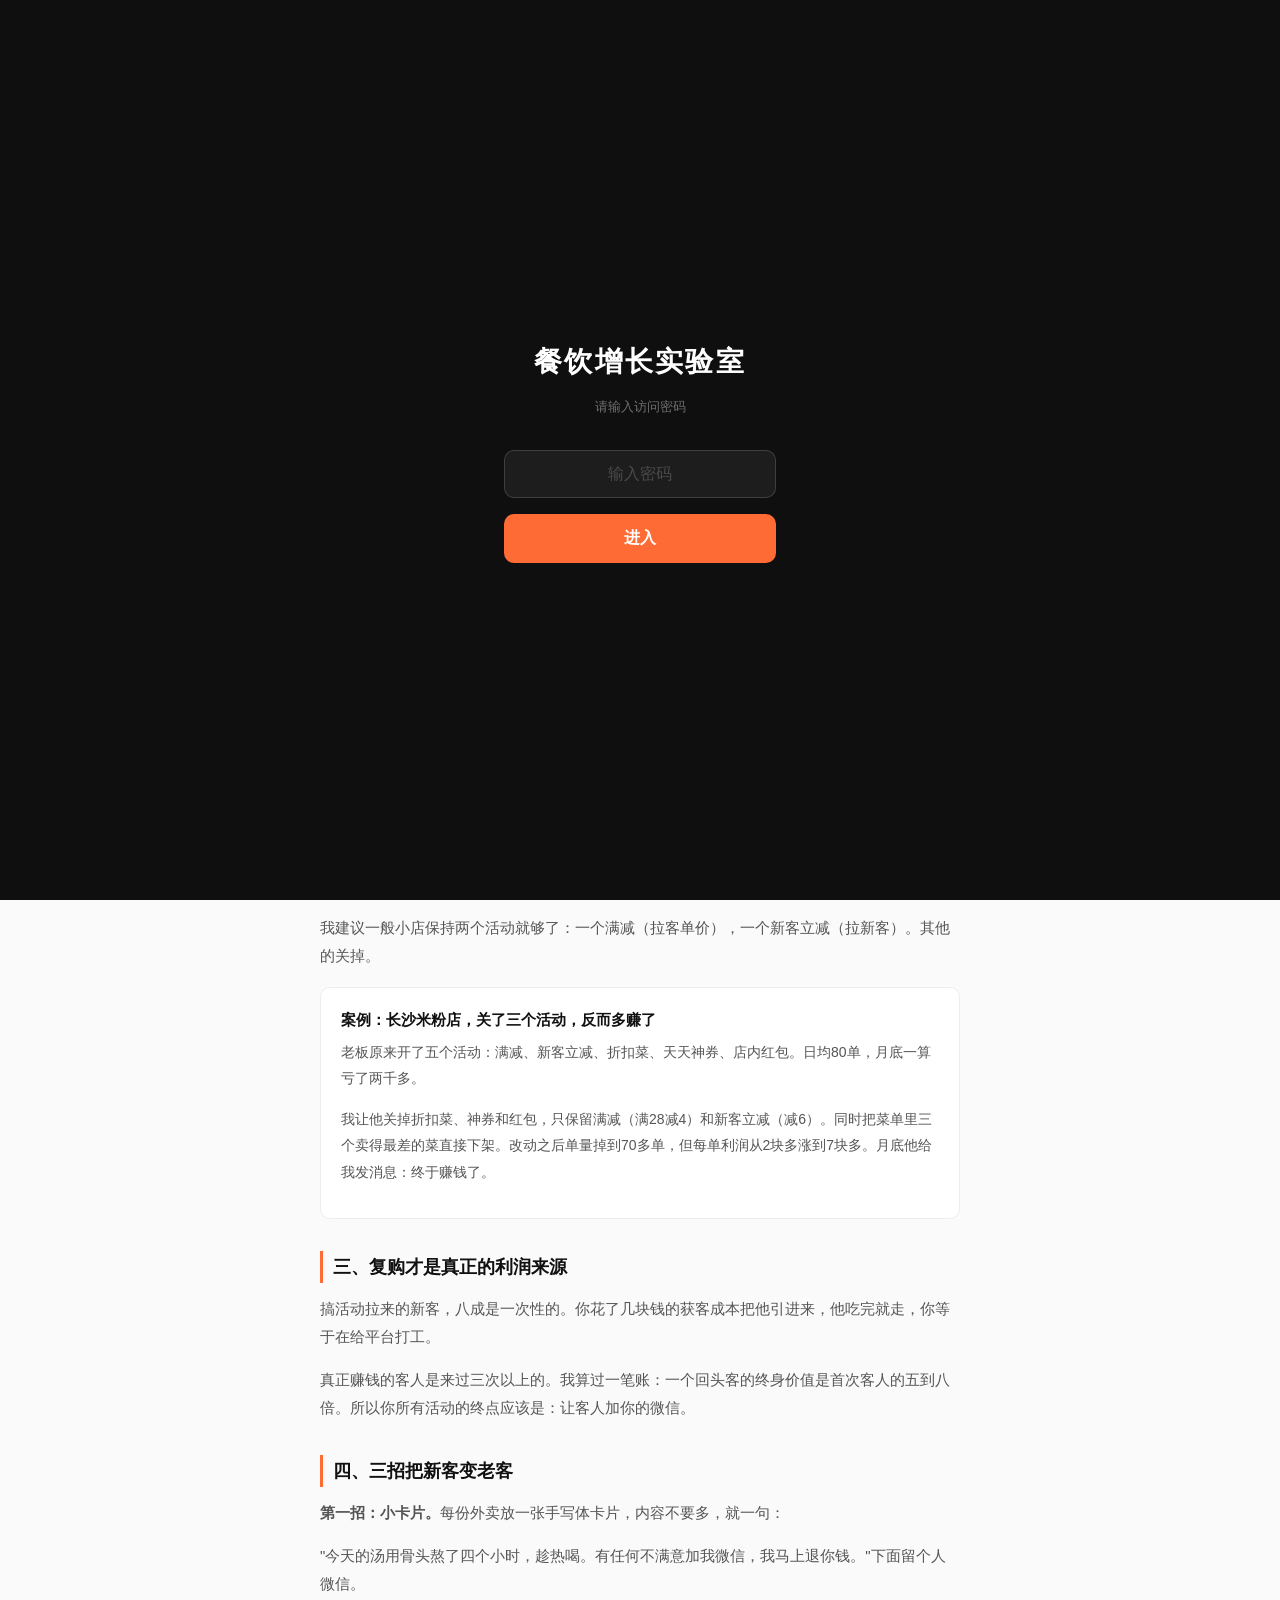
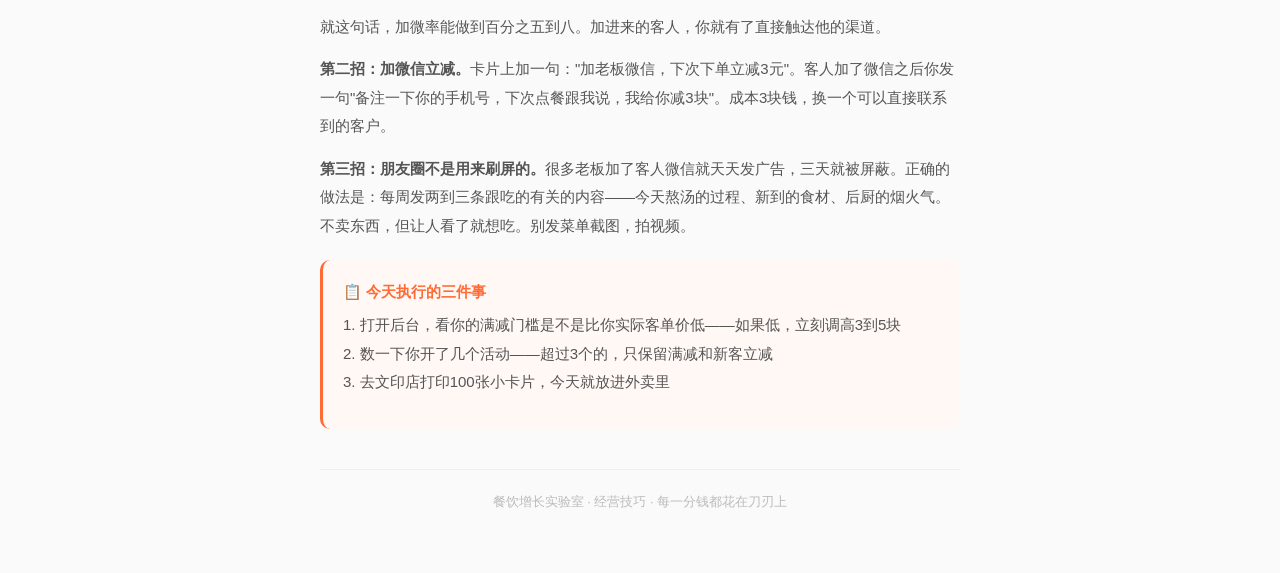
<file: jiqiao.html>
﻿<!DOCTYPE html>
<html lang="zh-CN">
<head>
<meta charset="UTF-8">
<meta http-equiv="Cache-Control" content="no-cache, no-store, must-revalidate, max-age=0">
<meta http-equiv="Pragma" content="no-cache">
<meta http-equiv="Expires" content="0">
<meta name="viewport" content="width=device-width, initial-scale=1.0, maximum-scale=1.0, user-scalable=no, viewport-fit=cover">
<title>经营技巧 - 餐饮增长实验室</title>
<style>*,*::before,*::after{box-sizing:border-box;margin:0;padding:0}
html{-webkit-text-size-adjust:100%}
body{font-family:"Noto Sans SC",-apple-system,"Helvetica Neue",sans-serif;font-size:15px;color:#1a1a1a;background:#fafafa;-webkit-font-smoothing:antialiased;line-height:1.8}
.tags{padding:14px 16px 6px;display:flex;overflow-x:auto;gap:8px;-webkit-overflow-scrolling:touch;scrollbar-width:none;background:#fafafa;position:sticky;top:0;z-index:10}
.tags::-webkit-scrollbar{display:none}
.tag{flex-shrink:0;padding:8px 16px;border-radius:20px;font-size:13px;font-weight:500;color:#888;border:1px solid #ddd;transition:all .2s;white-space:nowrap;text-decoration:none}
.tag.on,.tag:active{background:#ff6b35;color:#fff;border-color:#ff6b35}
.container{max-width:680px;margin:0 auto;padding:32px 20px 60px}
.back{display:inline-flex;align-items:center;gap:6px;color:#999;font-size:14px;text-decoration:none;margin-bottom:24px}
h1{font-size:22px;font-weight:700;line-height:1.4;margin-bottom:8px;color:#111}
.meta{font-size:13px;color:#999;margin-bottom:28px}
h2{font-size:18px;font-weight:700;margin:32px 0 12px;color:#111;padding-left:10px;border-left:3px solid #ff6b35}
p{font-size:15px;color:#555;line-height:1.9;margin-bottom:14px}
.case{background:#fff;border-radius:10px;padding:18px 20px;margin:16px 0;border:1px solid #eee}
.case-title{font-weight:600;font-size:15px;color:#111;margin-bottom:6px}
.case p{font-size:14px}
.tip{background:#fff8f5;border-radius:10px;padding:18px 20px;margin:20px 0;border-left:3px solid #ff6b35}
.tip-title{font-weight:600;font-size:15px;color:#ff6b35;margin-bottom:6px}
ul{padding-left:18px;margin-bottom:14px}
li{margin-bottom:8px;color:#555;font-size:14px}
.footer-note{text-align:center;margin-top:40px;padding-top:20px;border-top:1px solid #eee;color:#bbb;font-size:13px}.login-gate{position:fixed;inset:0;background:#0f0f0f;z-index:9999;display:flex;align-items:center;justify-content:center;flex-direction:column}
.login-gate.hidden{display:none}
.login-box{text-align:center;padding:40px 24px;max-width:320px;width:100%}
.login-logo{font-size:28px;font-weight:700;color:#fff;letter-spacing:.08em;margin-bottom:8px}
.login-sub{font-size:13px;color:rgba(255,255,255,.4);margin-bottom:32px}
.login-input{width:100%;padding:14px 18px;background:rgba(255,255,255,.06);border:1px solid rgba(255,255,255,.15);border-radius:10px;color:#fff;font-size:16px;text-align:center;outline:none;margin-bottom:16px;letter-spacing:.2em}
.login-input:focus{border-color:#ff6b35}
.login-input::placeholder{color:rgba(255,255,255,.2);letter-spacing:0}
.login-btn{width:100%;padding:14px;background:#ff6b35;color:#fff;border:none;border-radius:10px;font-size:16px;font-weight:600;cursor:pointer}
.login-btn:active{background:#e55a2b}
.login-err{color:#ff4444;font-size:13px;margin-top:12px;display:none}
</style>
</head>
<body>

<div class="login-gate" id="loginGate">
  <div class="login-box">
    <div class="login-logo">餐饮增长实验室</div>
    <div class="login-sub">请输入访问密码</div>
    <input type="password" class="login-input" id="pwdInput" placeholder="输入密码" onkeydown="if(event.key==='Enter')checkPwd()">
    <button class="login-btn" onclick="checkPwd()">进入</button>
    <div class="login-err" id="loginErr">密码错误，请重试</div>
  </div>
</div>
<script>
var WEEK_PWDS=['177','277','377','477','577','677','777'];
var SITE_PWD=WEEK_PWDS[new Date().getDay()===0?6:new Date().getDay()-1];
(function(){
  if(localStorage.getItem('_site_auth')===SITE_PWD){
    var g=document.getElementById('loginGate');
    if(g)g.classList.add('hidden');
  }
})();
function checkPwd(){
  var v=document.getElementById('pwdInput').value.trim();
  if(v===SITE_PWD){
    localStorage.setItem('_site_auth',SITE_PWD);
    localStorage.setItem('_site_day',new Date().toDateString());
    document.getElementById('loginGate').classList.add('hidden');
    document.getElementById('loginErr').style.display='none';
  }else{
    document.getElementById('loginErr').style.display='block';
    document.getElementById('pwdInput').value='';
  }
}
</script>
<div class="tags">
  <a href="knowledge.html" class="tag">活动模板</a>
  <a href="cases.html" class="tag">增长案例</a>
  <a href="jiqiao.html" class="tag on">经营技巧</a>
  <a href="meituan.html" class="tag">美团运营</a>
  <a href="douyin.html" class="tag">抖音团购</a>
  <a href="waimai.html" class="tag">外卖增长</a>
  <a href="ketang.html" class="tag">老板课堂</a>
</div>
<div class="container">
<a href="knowledge.html" class="back">← 返回首页</a>
<h1>💡 满减做了、活动做了，为什么不赚钱？</h1>
<div class="meta">每一块钱都要赚到刀刃上</div>

<p>这个问题我听得太多了。老板把美团后台的活动全开了——满减、折扣、新客立减、天天神券——觉得自己诚意满满，结果月底一算账，单量是涨了，利润反而少了。问题出在哪？</p>

<h2>一、活动不等于优惠，优惠不等于亏钱</h2>
<p>大部分老板对活动有一个致命的误解：活动就是要便宜、要打折、要让客人觉得划算。这个想法只对了一半。活动是要让客人觉得划算，但不代表你要亏钱。</p>
<p>我举个真实例子。东莞一个做猪脚饭的老板，满减设的是"满20减5、满35减8"。我一看就说你这不行。为什么？他的客单价本来就在22到25块之间——客人随便点一个饭加个汤，刚好过20块门槛，减5块之后他基本不赚钱。</p>
<p>后来怎么改的？我们把满减改成"满25减4、满40减7"。门槛拉到25块以后，客人想享受满减就得多点一样东西——一个卤蛋、一份青菜、一杯饮料。这些东西成本才块把钱，但客单价从22拉到了28。满减的4块看起来少了，但每单多赚了将近6块钱。</p>
<p><strong>核心逻辑：满减的目的不是让你少收钱，是让客人多花一点钱，刚好迈过门槛。</strong></p>

<h2>二、你做的活动可能互相打架</h2>
<p>很多老板把美团后台的活动当成"越多越好"，全开。新客减3块、满减减5块、折扣菜打7折、红包再减2块——四个活动叠在一起，客人点一个38块的套餐，最后只付了20块。你连食材成本都不够。</p>
<p>活动叠加是大忌。你必须搞清楚每个活动互不互斥：美团的新客立减和满减可以叠加，折扣菜和满减不叠加。你设活动之前先在后台看清楚叠加规则，不然怎么亏的都不知道。</p>
<p>我建议一般小店保持两个活动就够了：一个满减（拉客单价），一个新客立减（拉新客）。其他的关掉。</p>

<div class="case">
<div class="case-title">案例：长沙米粉店，关了三个活动，反而多赚了</div>
<p>老板原来开了五个活动：满减、新客立减、折扣菜、天天神券、店内红包。日均80单，月底一算亏了两千多。</p>
<p>我让他关掉折扣菜、神券和红包，只保留满减（满28减4）和新客立减（减6）。同时把菜单里三个卖得最差的菜直接下架。改动之后单量掉到70多单，但每单利润从2块多涨到7块多。月底他给我发消息：终于赚钱了。</p>
</div>

<h2>三、复购才是真正的利润来源</h2>
<p>搞活动拉来的新客，八成是一次性的。你花了几块钱的获客成本把他引进来，他吃完就走，你等于在给平台打工。</p>
<p>真正赚钱的客人是来过三次以上的。我算过一笔账：一个回头客的终身价值是首次客人的五到八倍。所以你所有活动的终点应该是：让客人加你的微信。</p>

<h2>四、三招把新客变老客</h2>
<p><strong>第一招：小卡片。</strong>每份外卖放一张手写体卡片，内容不要多，就一句：</p>
<p>"今天的汤用骨头熬了四个小时，趁热喝。有任何不满意加我微信，我马上退你钱。"下面留个人微信。</p>
<p>就这句话，加微率能做到百分之五到八。加进来的客人，你就有了直接触达他的渠道。</p>
<p><strong>第二招：加微信立减。</strong>卡片上加一句："加老板微信，下次下单立减3元"。客人加了微信之后你发一句"备注一下你的手机号，下次点餐跟我说，我给你减3块"。成本3块钱，换一个可以直接联系到的客户。</p>
<p><strong>第三招：朋友圈不是用来刷屏的。</strong>很多老板加了客人微信就天天发广告，三天就被屏蔽。正确的做法是：每周发两到三条跟吃的有关的内容——今天熬汤的过程、新到的食材、后厨的烟火气。不卖东西，但让人看了就想吃。别发菜单截图，拍视频。</p>

<div class="tip">
<div class="tip-title">📋 今天执行的三件事</div>
<p>1. 打开后台，看你的满减门槛是不是比你实际客单价低——如果低，立刻调高3到5块<br>2. 数一下你开了几个活动——超过3个的，只保留满减和新客立减<br>3. 去文印店打印100张小卡片，今天就放进外卖里</p>
</div>

<div class="footer-note">餐饮增长实验室 · 经营技巧 · 每一分钱都花在刀刃上</div>
</div>
</body>
</html>
</file>
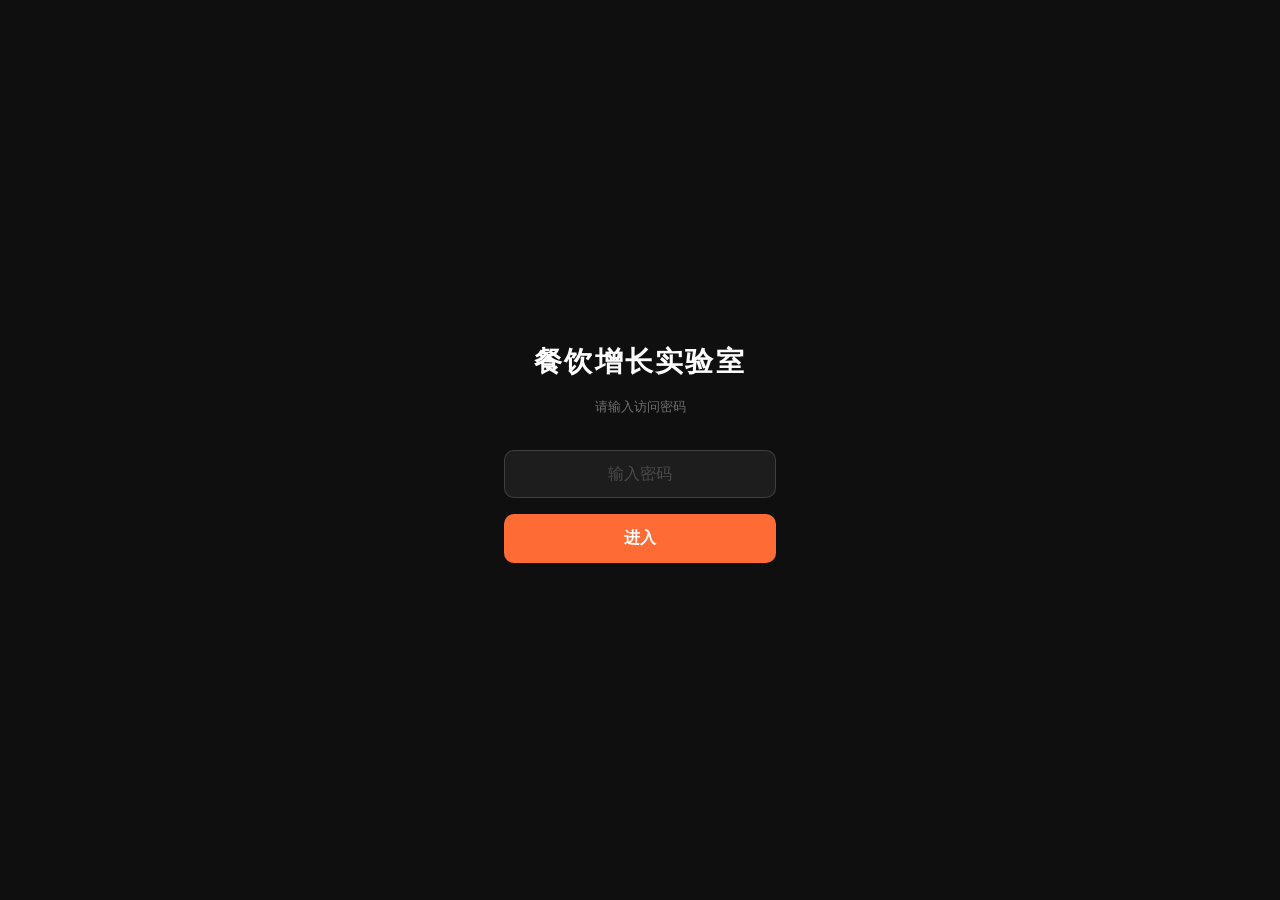
<file: ketang.html>
﻿<!DOCTYPE html>
<html lang="zh-CN">
<head>
<meta charset="UTF-8">
<meta http-equiv="Cache-Control" content="no-cache, no-store, must-revalidate, max-age=0">
<meta http-equiv="Pragma" content="no-cache">
<meta http-equiv="Expires" content="0">
<meta name="viewport" content="width=device-width, initial-scale=1.0, maximum-scale=1.0, user-scalable=no, viewport-fit=cover">
<title>老板课堂 - 餐饮增长实验室</title>
<style>
*,*::before,*::after{box-sizing:border-box;margin:0;padding:0}
html{-webkit-text-size-adjust:100%}
body{
  font-family:"Noto Sans SC",-apple-system,"Helvetica Neue",sans-serif;
  font-size:15px;color:#1a1a1a;
  background:#fafafa;
  -webkit-font-smoothing:antialiased;
  line-height:1.8;
}
.tags{
  padding:16px 20px 8px;
  display:flex;overflow-x:auto;
  gap:10px;
  -webkit-overflow-scrolling:touch;scrollbar-width:none;
  background:#fafafa;
  position:sticky;top:0;z-index:10;
}
.tags::-webkit-scrollbar{display:none}
.tag{
  flex-shrink:0;padding:8px 16px;
  border-radius:20px;font-size:13px;font-weight:500;
  color:#888;
  border:1px solid #ddd;
  transition:all .2s;white-space:nowrap;
  text-decoration:none;
}
.tag.on,.tag:active{background:#ff6b35;color:#fff;border-color:#ff6b35}
.container{max-width:680px;margin:0 auto;padding:40px 20px 60px}
.back{
  display:inline-flex;align-items:center;gap:6px;
  color:#999;font-size:14px;text-decoration:none;margin-bottom:32px;
}
h1{font-size:24px;font-weight:700;line-height:1.4;margin-bottom:8px;color:#111}
.meta{font-size:13px;color:#999;margin-bottom:40px}
p{font-size:15px;color:#555;line-height:1.9;margin-bottom:16px}
.soon{text-align:center;padding:80px 0;color:#bbb;font-size:16px}
.soon-icon{font-size:48px;margin-bottom:16px}
.footer-note{text-align:center;margin-top:48px;padding-top:24px;border-top:1px solid #eee;color:#999;font-size:13px}
.login-gate{position:fixed;inset:0;background:#0f0f0f;z-index:9999;display:flex;align-items:center;justify-content:center;flex-direction:column}
.login-gate.hidden{display:none}
.login-box{text-align:center;padding:40px 24px;max-width:320px;width:100%}
.login-logo{font-size:28px;font-weight:700;color:#fff;letter-spacing:.08em;margin-bottom:8px}
.login-sub{font-size:13px;color:rgba(255,255,255,.4);margin-bottom:32px}
.login-input{width:100%;padding:14px 18px;background:rgba(255,255,255,.06);border:1px solid rgba(255,255,255,.15);border-radius:10px;color:#fff;font-size:16px;text-align:center;outline:none;margin-bottom:16px;letter-spacing:.2em}
.login-input:focus{border-color:#ff6b35}
.login-input::placeholder{color:rgba(255,255,255,.2);letter-spacing:0}
.login-btn{width:100%;padding:14px;background:#ff6b35;color:#fff;border:none;border-radius:10px;font-size:16px;font-weight:600;cursor:pointer}
.login-btn:active{background:#e55a2b}
.login-err{color:#ff4444;font-size:13px;margin-top:12px;display:none}
</style>
</head>
<body>

<div class="login-gate" id="loginGate">
  <div class="login-box">
    <div class="login-logo">餐饮增长实验室</div>
    <div class="login-sub">请输入访问密码</div>
    <input type="password" class="login-input" id="pwdInput" placeholder="输入密码" onkeydown="if(event.key==='Enter')checkPwd()">
    <button class="login-btn" onclick="checkPwd()">进入</button>
    <div class="login-err" id="loginErr">密码错误，请重试</div>
  </div>
</div>
<script>
var WEEK_PWDS=['177','277','377','477','577','677','777'];
var SITE_PWD=WEEK_PWDS[new Date().getDay()===0?6:new Date().getDay()-1];
(function(){
  if(localStorage.getItem('_site_auth')===SITE_PWD){
    var g=document.getElementById('loginGate');
    if(g)g.classList.add('hidden');
  }
})();
function checkPwd(){
  var v=document.getElementById('pwdInput').value.trim();
  if(v===SITE_PWD){
    localStorage.setItem('_site_auth',SITE_PWD);
    localStorage.setItem('_site_day',new Date().toDateString());
    document.getElementById('loginGate').classList.add('hidden');
    document.getElementById('loginErr').style.display='none';
  }else{
    document.getElementById('loginErr').style.display='block';
    document.getElementById('pwdInput').value='';
  }
}
</script>
<div class="tags">
  <a href="knowledge.html" class="tag">活动模板</a>
  <a href="cases.html" class="tag">增长案例</a>
  <a href="jiqiao.html" class="tag">经营技巧</a>
  <a href="meituan.html" class="tag">美团运营</a>
  <a href="douyin.html" class="tag">抖音团购</a>
  <a href="waimai.html" class="tag">外卖增长</a>
  <a href="ketang.html" class="tag on">老板课堂</a>
</div>
<div class="container">
<a href="knowledge.html" class="back">← 返回首页</a>
<h1>🎓 老板课堂</h1>
<div class="meta">餐饮创业者的必修课</div>
<div class="soon"><div class="soon-icon">📖</div>内容即将上线<br>敬请期待</div>
<div class="footer-note">餐饮增长实验室 · 每天一个增长方案</div>
</div>
</body>
</html>
</file>
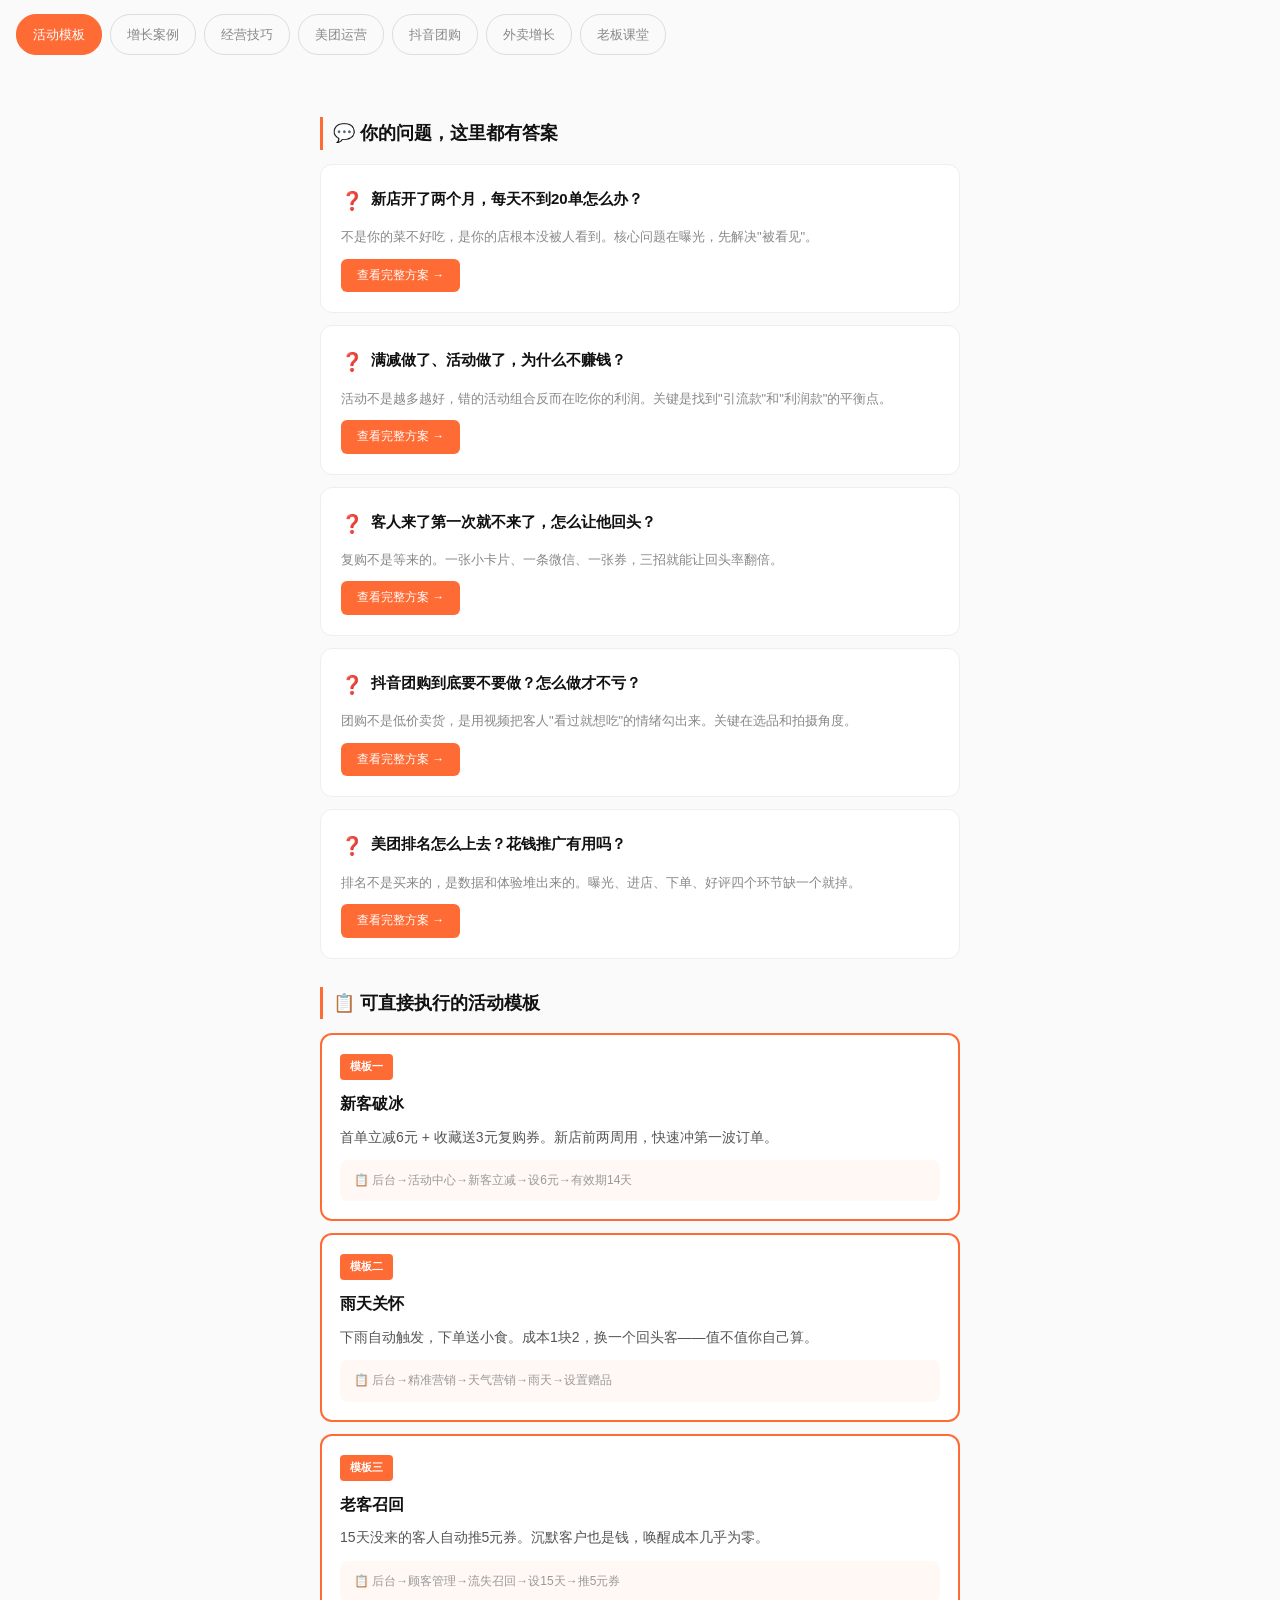
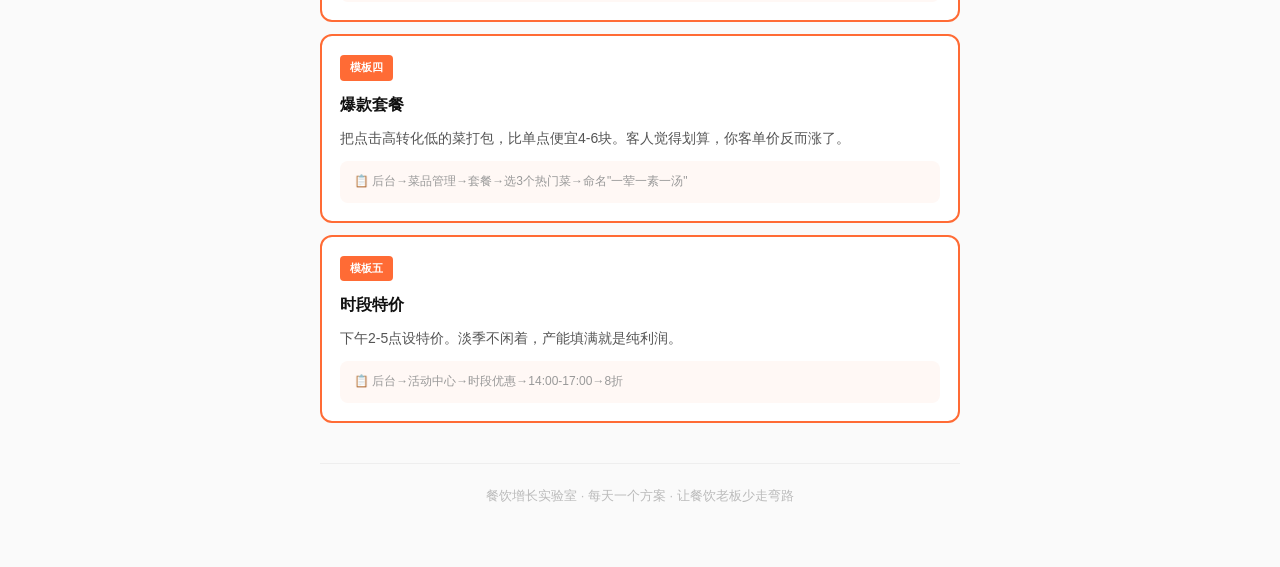
<file: knowledge.html>
﻿<!DOCTYPE html>
<html lang="zh-CN">
<head>
<meta charset="UTF-8">
<meta http-equiv="Cache-Control" content="no-cache, no-store, must-revalidate, max-age=0">
<meta http-equiv="Pragma" content="no-cache">
<meta http-equiv="Expires" content="0">
<meta name="viewport" content="width=device-width, initial-scale=1.0, maximum-scale=1.0, user-scalable=no, viewport-fit=cover">
<title>知识库 - 餐饮增长实验室</title>
<style>
*,*::before,*::after{box-sizing:border-box;margin:0;padding:0}
html{-webkit-text-size-adjust:100%}
body{font-family:"Noto Sans SC",-apple-system,"Helvetica Neue",sans-serif;font-size:14px;color:#1a1a1a;background:#fafafa;-webkit-font-smoothing:antialiased;line-height:1.8}
.tags{padding:14px 16px 6px;display:flex;overflow-x:auto;gap:8px;-webkit-overflow-scrolling:touch;scrollbar-width:none;background:#fafafa;position:sticky;top:0;z-index:10}
.tags::-webkit-scrollbar{display:none}
.tag{flex-shrink:0;padding:8px 16px;border-radius:20px;font-size:13px;font-weight:500;color:#888;border:1px solid #ddd;transition:all .2s;white-space:nowrap;text-decoration:none}
.tag.on,.tag:active{background:#ff6b35;color:#fff;border-color:#ff6b35}
.container{max-width:680px;margin:0 auto;padding:28px 20px 60px}
.section-title{font-size:18px;font-weight:700;color:#111;margin:28px 0 14px;padding-left:10px;border-left:3px solid #ff6b35}
.q-card{background:#fff;border-radius:12px;padding:20px;border:1px solid #eee;margin-bottom:12px;transition:box-shadow .2s}
.q-card:active{box-shadow:0 2px 12px rgba(0,0,0,.06)}
.q-title{font-size:15px;font-weight:600;color:#111;margin-bottom:8px;display:flex;align-items:flex-start;gap:8px}
.q-icon{font-size:18px;flex-shrink:0}
.q-short{font-size:13px;color:#888;margin-bottom:10px}
.q-btn{display:inline-block;padding:6px 16px;background:#ff6b35;color:#fff;border-radius:6px;font-size:12px;font-weight:500;text-decoration:none}
.tpl-card{background:#fff;border-radius:12px;padding:18px;border:2px solid #ff6b35;margin-bottom:12px}
.tpl-badge{display:inline-block;padding:3px 10px;background:#ff6b35;color:#fff;border-radius:4px;font-size:11px;font-weight:600;margin-bottom:10px}
.tpl-title{font-size:16px;font-weight:700;color:#111;margin-bottom:6px}
.tpl-desc{font-size:14px;color:#555;margin-bottom:10px}
.tpl-how{font-size:12px;color:#999;background:#fff8f5;padding:10px 14px;border-radius:8px}
.footer-note{text-align:center;margin-top:40px;padding-top:20px;border-top:1px solid #eee;color:#bbb;font-size:13px}
</style>
</head>
<body>

<div class="tags">
  <a href="knowledge.html" class="tag on">活动模板</a>
  <a href="cases.html" class="tag">增长案例</a>
  <a href="jiqiao.html" class="tag">经营技巧</a>
  <a href="meituan.html" class="tag">美团运营</a>
  <a href="douyin.html" class="tag">抖音团购</a>
  <a href="waimai.html" class="tag">外卖增长</a>
  <a href="ketang.html" class="tag">老板课堂</a>
</div>

<div class="container">

<div class="section-title">💬 你的问题，这里都有答案</div>

<div class="q-card">
  <div class="q-title"><span class="q-icon">❓</span>新店开了两个月，每天不到20单怎么办？</div>
  <div class="q-short">不是你的菜不好吃，是你的店根本没被人看到。核心问题在曝光，先解决"被看见"。</div>
  <a href="waimai.html" class="q-btn">查看完整方案 →</a>
</div>

<div class="q-card">
  <div class="q-title"><span class="q-icon">❓</span>满减做了、活动做了，为什么不赚钱？</div>
  <div class="q-short">活动不是越多越好，错的活动组合反而在吃你的利润。关键是找到"引流款"和"利润款"的平衡点。</div>
  <a href="jiqiao.html" class="q-btn">查看完整方案 →</a>
</div>

<div class="q-card">
  <div class="q-title"><span class="q-icon">❓</span>客人来了第一次就不来了，怎么让他回头？</div>
  <div class="q-short">复购不是等来的。一张小卡片、一条微信、一张券，三招就能让回头率翻倍。</div>
  <a href="jiqiao.html" class="q-btn">查看完整方案 →</a>
</div>

<div class="q-card">
  <div class="q-title"><span class="q-icon">❓</span>抖音团购到底要不要做？怎么做才不亏？</div>
  <div class="q-short">团购不是低价卖货，是用视频把客人"看过就想吃"的情绪勾出来。关键在选品和拍摄角度。</div>
  <a href="douyin.html" class="q-btn">查看完整方案 →</a>
</div>

<div class="q-card">
  <div class="q-title"><span class="q-icon">❓</span>美团排名怎么上去？花钱推广有用吗？</div>
  <div class="q-short">排名不是买来的，是数据和体验堆出来的。曝光、进店、下单、好评四个环节缺一个就掉。</div>
  <a href="meituan.html" class="q-btn">查看完整方案 →</a>
</div>

<div class="section-title">📋 可直接执行的活动模板</div>

<div class="tpl-card">
  <div class="tpl-badge">模板一</div>
  <div class="tpl-title">新客破冰</div>
  <div class="tpl-desc">首单立减6元 + 收藏送3元复购券。新店前两周用，快速冲第一波订单。</div>
  <div class="tpl-how">📋 后台→活动中心→新客立减→设6元→有效期14天</div>
</div>

<div class="tpl-card">
  <div class="tpl-badge">模板二</div>
  <div class="tpl-title">雨天关怀</div>
  <div class="tpl-desc">下雨自动触发，下单送小食。成本1块2，换一个回头客——值不值你自己算。</div>
  <div class="tpl-how">📋 后台→精准营销→天气营销→雨天→设置赠品</div>
</div>

<div class="tpl-card">
  <div class="tpl-badge">模板三</div>
  <div class="tpl-title">老客召回</div>
  <div class="tpl-desc">15天没来的客人自动推5元券。沉默客户也是钱，唤醒成本几乎为零。</div>
  <div class="tpl-how">📋 后台→顾客管理→流失召回→设15天→推5元券</div>
</div>

<div class="tpl-card">
  <div class="tpl-badge">模板四</div>
  <div class="tpl-title">爆款套餐</div>
  <div class="tpl-desc">把点击高转化低的菜打包，比单点便宜4-6块。客人觉得划算，你客单价反而涨了。</div>
  <div class="tpl-how">📋 后台→菜品管理→套餐→选3个热门菜→命名"一荤一素一汤"</div>
</div>

<div class="tpl-card">
  <div class="tpl-badge">模板五</div>
  <div class="tpl-title">时段特价</div>
  <div class="tpl-desc">下午2-5点设特价。淡季不闲着，产能填满就是纯利润。</div>
  <div class="tpl-how">📋 后台→活动中心→时段优惠→14:00-17:00→8折</div>
</div>

<div class="footer-note">餐饮增长实验室 · 每天一个方案 · 让餐饮老板少走弯路</div>
</div>
</body>
</html>
</file>
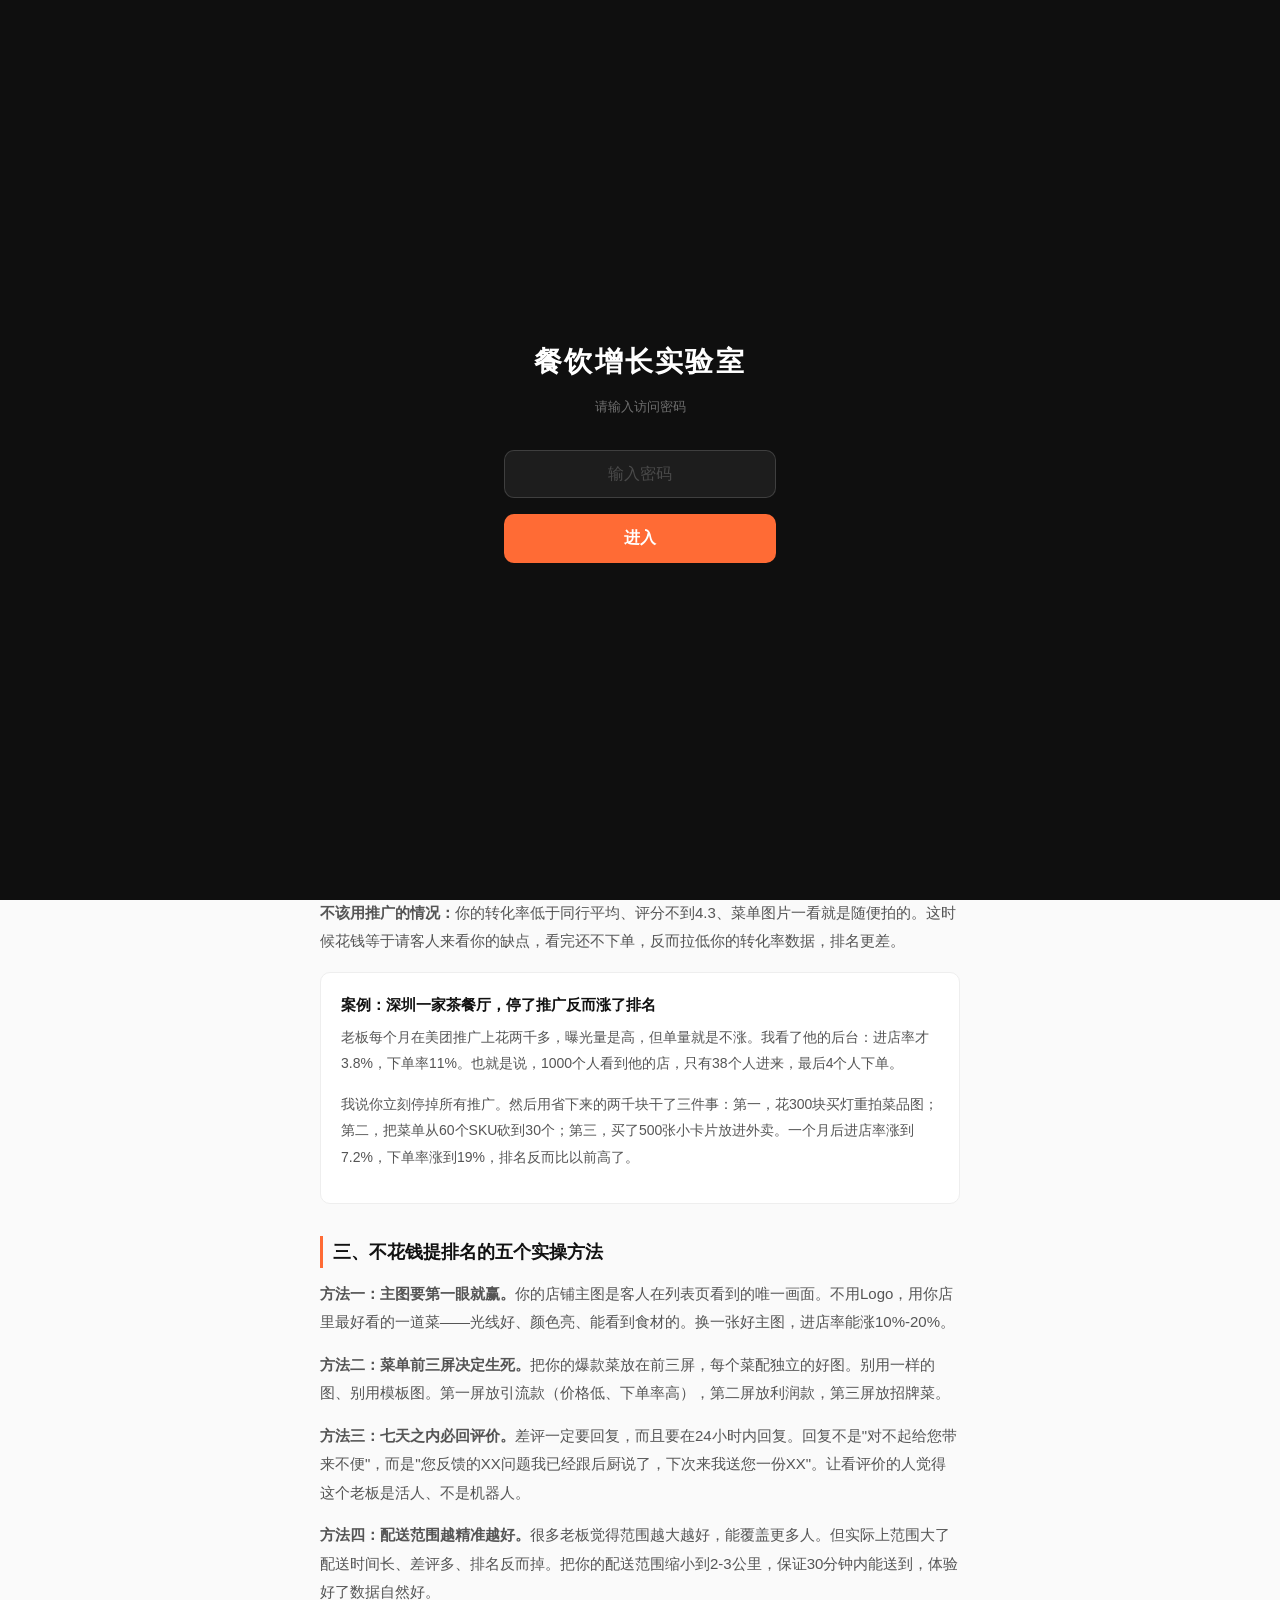
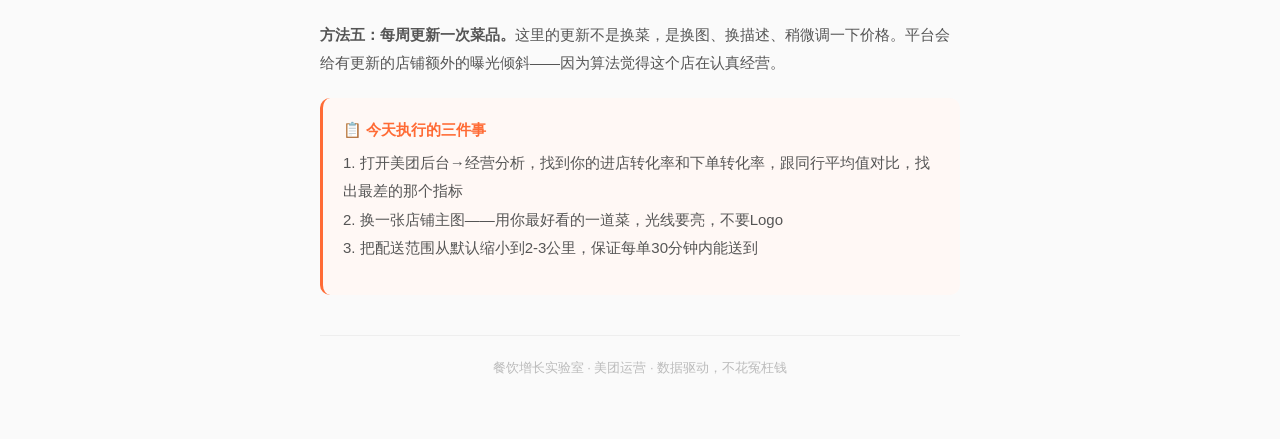
<file: meituan.html>
﻿<!DOCTYPE html>
<html lang="zh-CN">
<head>
<meta charset="UTF-8">
<meta http-equiv="Cache-Control" content="no-cache, no-store, must-revalidate, max-age=0">
<meta http-equiv="Pragma" content="no-cache">
<meta http-equiv="Expires" content="0">
<meta name="viewport" content="width=device-width, initial-scale=1.0, maximum-scale=1.0, user-scalable=no, viewport-fit=cover">
<title>美团运营 - 餐饮增长实验室</title>
<style>*,*::before,*::after{box-sizing:border-box;margin:0;padding:0}
html{-webkit-text-size-adjust:100%}
body{font-family:"Noto Sans SC",-apple-system,"Helvetica Neue",sans-serif;font-size:15px;color:#1a1a1a;background:#fafafa;-webkit-font-smoothing:antialiased;line-height:1.8}
.tags{padding:14px 16px 6px;display:flex;overflow-x:auto;gap:8px;-webkit-overflow-scrolling:touch;scrollbar-width:none;background:#fafafa;position:sticky;top:0;z-index:10}
.tags::-webkit-scrollbar{display:none}
.tag{flex-shrink:0;padding:8px 16px;border-radius:20px;font-size:13px;font-weight:500;color:#888;border:1px solid #ddd;transition:all .2s;white-space:nowrap;text-decoration:none}
.tag.on,.tag:active{background:#ff6b35;color:#fff;border-color:#ff6b35}
.container{max-width:680px;margin:0 auto;padding:32px 20px 60px}
.back{display:inline-flex;align-items:center;gap:6px;color:#999;font-size:14px;text-decoration:none;margin-bottom:24px}
h1{font-size:22px;font-weight:700;line-height:1.4;margin-bottom:8px;color:#111}
.meta{font-size:13px;color:#999;margin-bottom:28px}
h2{font-size:18px;font-weight:700;margin:32px 0 12px;color:#111;padding-left:10px;border-left:3px solid #ff6b35}
p{font-size:15px;color:#555;line-height:1.9;margin-bottom:14px}
.case{background:#fff;border-radius:10px;padding:18px 20px;margin:16px 0;border:1px solid #eee}
.case-title{font-weight:600;font-size:15px;color:#111;margin-bottom:6px}
.case p{font-size:14px}
.tip{background:#fff8f5;border-radius:10px;padding:18px 20px;margin:20px 0;border-left:3px solid #ff6b35}
.tip-title{font-weight:600;font-size:15px;color:#ff6b35;margin-bottom:6px}
ul{padding-left:18px;margin-bottom:14px}
li{margin-bottom:8px;color:#555;font-size:14px}
.footer-note{text-align:center;margin-top:40px;padding-top:20px;border-top:1px solid #eee;color:#bbb;font-size:13px}.login-gate{position:fixed;inset:0;background:#0f0f0f;z-index:9999;display:flex;align-items:center;justify-content:center;flex-direction:column}
.login-gate.hidden{display:none}
.login-box{text-align:center;padding:40px 24px;max-width:320px;width:100%}
.login-logo{font-size:28px;font-weight:700;color:#fff;letter-spacing:.08em;margin-bottom:8px}
.login-sub{font-size:13px;color:rgba(255,255,255,.4);margin-bottom:32px}
.login-input{width:100%;padding:14px 18px;background:rgba(255,255,255,.06);border:1px solid rgba(255,255,255,.15);border-radius:10px;color:#fff;font-size:16px;text-align:center;outline:none;margin-bottom:16px;letter-spacing:.2em}
.login-input:focus{border-color:#ff6b35}
.login-input::placeholder{color:rgba(255,255,255,.2);letter-spacing:0}
.login-btn{width:100%;padding:14px;background:#ff6b35;color:#fff;border:none;border-radius:10px;font-size:16px;font-weight:600;cursor:pointer}
.login-btn:active{background:#e55a2b}
.login-err{color:#ff4444;font-size:13px;margin-top:12px;display:none}
</style>
</head>
<body>

<div class="login-gate" id="loginGate">
  <div class="login-box">
    <div class="login-logo">餐饮增长实验室</div>
    <div class="login-sub">请输入访问密码</div>
    <input type="password" class="login-input" id="pwdInput" placeholder="输入密码" onkeydown="if(event.key==='Enter')checkPwd()">
    <button class="login-btn" onclick="checkPwd()">进入</button>
    <div class="login-err" id="loginErr">密码错误，请重试</div>
  </div>
</div>
<script>
var WEEK_PWDS=['177','277','377','477','577','677','777'];
var SITE_PWD=WEEK_PWDS[new Date().getDay()===0?6:new Date().getDay()-1];
(function(){
  if(localStorage.getItem('_site_auth')===SITE_PWD){
    var g=document.getElementById('loginGate');
    if(g)g.classList.add('hidden');
  }
})();
function checkPwd(){
  var v=document.getElementById('pwdInput').value.trim();
  if(v===SITE_PWD){
    localStorage.setItem('_site_auth',SITE_PWD);
    localStorage.setItem('_site_day',new Date().toDateString());
    document.getElementById('loginGate').classList.add('hidden');
    document.getElementById('loginErr').style.display='none';
  }else{
    document.getElementById('loginErr').style.display='block';
    document.getElementById('pwdInput').value='';
  }
}
</script>
<div class="tags">
  <a href="knowledge.html" class="tag">活动模板</a>
  <a href="cases.html" class="tag">增长案例</a>
  <a href="jiqiao.html" class="tag">经营技巧</a>
  <a href="meituan.html" class="tag on">美团运营</a>
  <a href="douyin.html" class="tag">抖音团购</a>
  <a href="waimai.html" class="tag">外卖增长</a>
  <a href="ketang.html" class="tag">老板课堂</a>
</div>
<div class="container">
<a href="knowledge.html" class="back">← 返回首页</a>
<h1>📱 美团排名怎么上去？花钱推广有用吗？</h1>
<div class="meta">排名不是买来的，是数据堆出来的</div>

<p>这个问题是老板问得最多的。大部分人的想法是：排名不行就花钱买推广，花钱就能上去。这个想法只对了三分之一。花钱确实能买来曝光，但如果你的店本身数据不行，花再多钱也是在烧。</p>

<h2>一、美团排名的底层逻辑</h2>
<p>美团的排名不是一个人工编辑排的，是一个算法。这个算法看什么？五个核心指标：</p>
<p><strong>1. 曝光转化率：</strong>你的店被展示给100个人，多少人点进来？低于6%就拖排名后腿。</p>
<p><strong>2. 下单转化率：</strong>点进来的人，多少人下单？低于15%说明你的菜单或定价有问题。</p>
<p><strong>3. 复购率：</strong>下单的人，多少人在30天内再次下单？这是排名权重最重的一个指标。</p>
<p><strong>4. 评价分和评价数量：</strong>4.5分以上是及格线，4.7分以上才有加分。而且近期评价的权重远高于三个月前的。</p>
<p><strong>5. 出餐速度和配送时效：</strong>出餐慢、配送超时，平台会直接降低你的排名。</p>
<p>这五个指标里，复购率和评价分是最重要的两个。这两个做好了，不花钱排名也能涨。这两个做不好，花再多钱也是补窟窿。</p>

<h2>二、花钱推广什么时候有用？</h2>
<p>推广不是没用，但要用对时机。</p>
<p><strong>该用推广的情况：</strong>你的进店转化率在8%以上、下单转化率在18%以上、评分在4.5以上，但曝光量就是上不去。这时候花钱买曝光，来的流量能接得住、能转化、能留住。</p>
<p><strong>不该用推广的情况：</strong>你的转化率低于同行平均、评分不到4.3、菜单图片一看就是随便拍的。这时候花钱等于请客人来看你的缺点，看完还不下单，反而拉低你的转化率数据，排名更差。</p>

<div class="case">
<div class="case-title">案例：深圳一家茶餐厅，停了推广反而涨了排名</div>
<p>老板每个月在美团推广上花两千多，曝光量是高，但单量就是不涨。我看了他的后台：进店率才3.8%，下单率11%。也就是说，1000个人看到他的店，只有38个人进来，最后4个人下单。</p>
<p>我说你立刻停掉所有推广。然后用省下来的两千块干了三件事：第一，花300块买灯重拍菜品图；第二，把菜单从60个SKU砍到30个；第三，买了500张小卡片放进外卖。一个月后进店率涨到7.2%，下单率涨到19%，排名反而比以前高了。</p>
</div>

<h2>三、不花钱提排名的五个实操方法</h2>

<p><strong>方法一：主图要第一眼就赢。</strong>你的店铺主图是客人在列表页看到的唯一画面。不用Logo，用你店里最好看的一道菜——光线好、颜色亮、能看到食材的。换一张好主图，进店率能涨10%-20%。</p>

<p><strong>方法二：菜单前三屏决定生死。</strong>把你的爆款菜放在前三屏，每个菜配独立的好图。别用一样的图、别用模板图。第一屏放引流款（价格低、下单率高），第二屏放利润款，第三屏放招牌菜。</p>

<p><strong>方法三：七天之内必回评价。</strong>差评一定要回复，而且要在24小时内回复。回复不是"对不起给您带来不便"，而是"您反馈的XX问题我已经跟后厨说了，下次来我送您一份XX"。让看评价的人觉得这个老板是活人、不是机器人。</p>

<p><strong>方法四：配送范围越精准越好。</strong>很多老板觉得范围越大越好，能覆盖更多人。但实际上范围大了配送时间长、差评多、排名反而掉。把你的配送范围缩小到2-3公里，保证30分钟内能送到，体验好了数据自然好。</p>

<p><strong>方法五：每周更新一次菜品。</strong>这里的更新不是换菜，是换图、换描述、稍微调一下价格。平台会给有更新的店铺额外的曝光倾斜——因为算法觉得这个店在认真经营。</p>

<div class="tip">
<div class="tip-title">📋 今天执行的三件事</div>
<p>1. 打开美团后台→经营分析，找到你的进店转化率和下单转化率，跟同行平均值对比，找出最差的那个指标<br>2. 换一张店铺主图——用你最好看的一道菜，光线要亮，不要Logo<br>3. 把配送范围从默认缩小到2-3公里，保证每单30分钟内能送到</p>
</div>

<div class="footer-note">餐饮增长实验室 · 美团运营 · 数据驱动，不花冤枉钱</div>
</div>
</body>
</html>
</file>
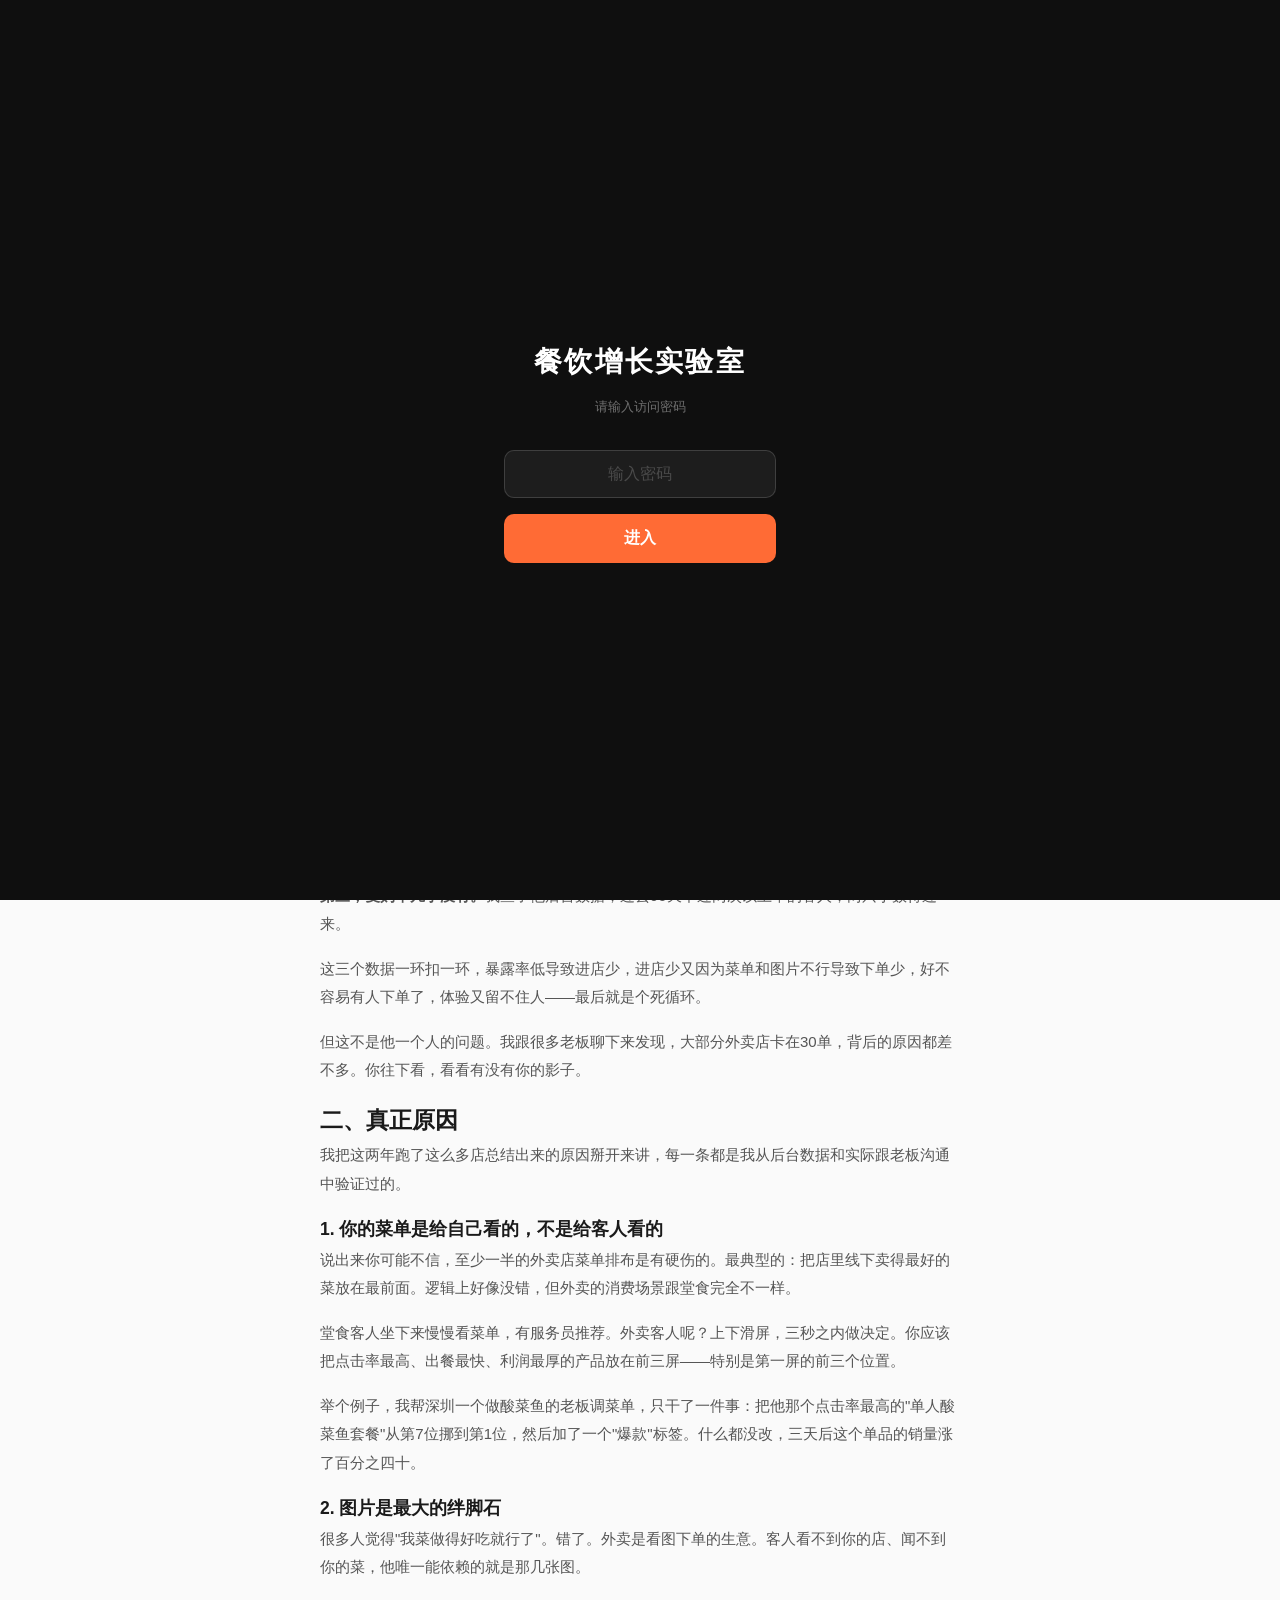
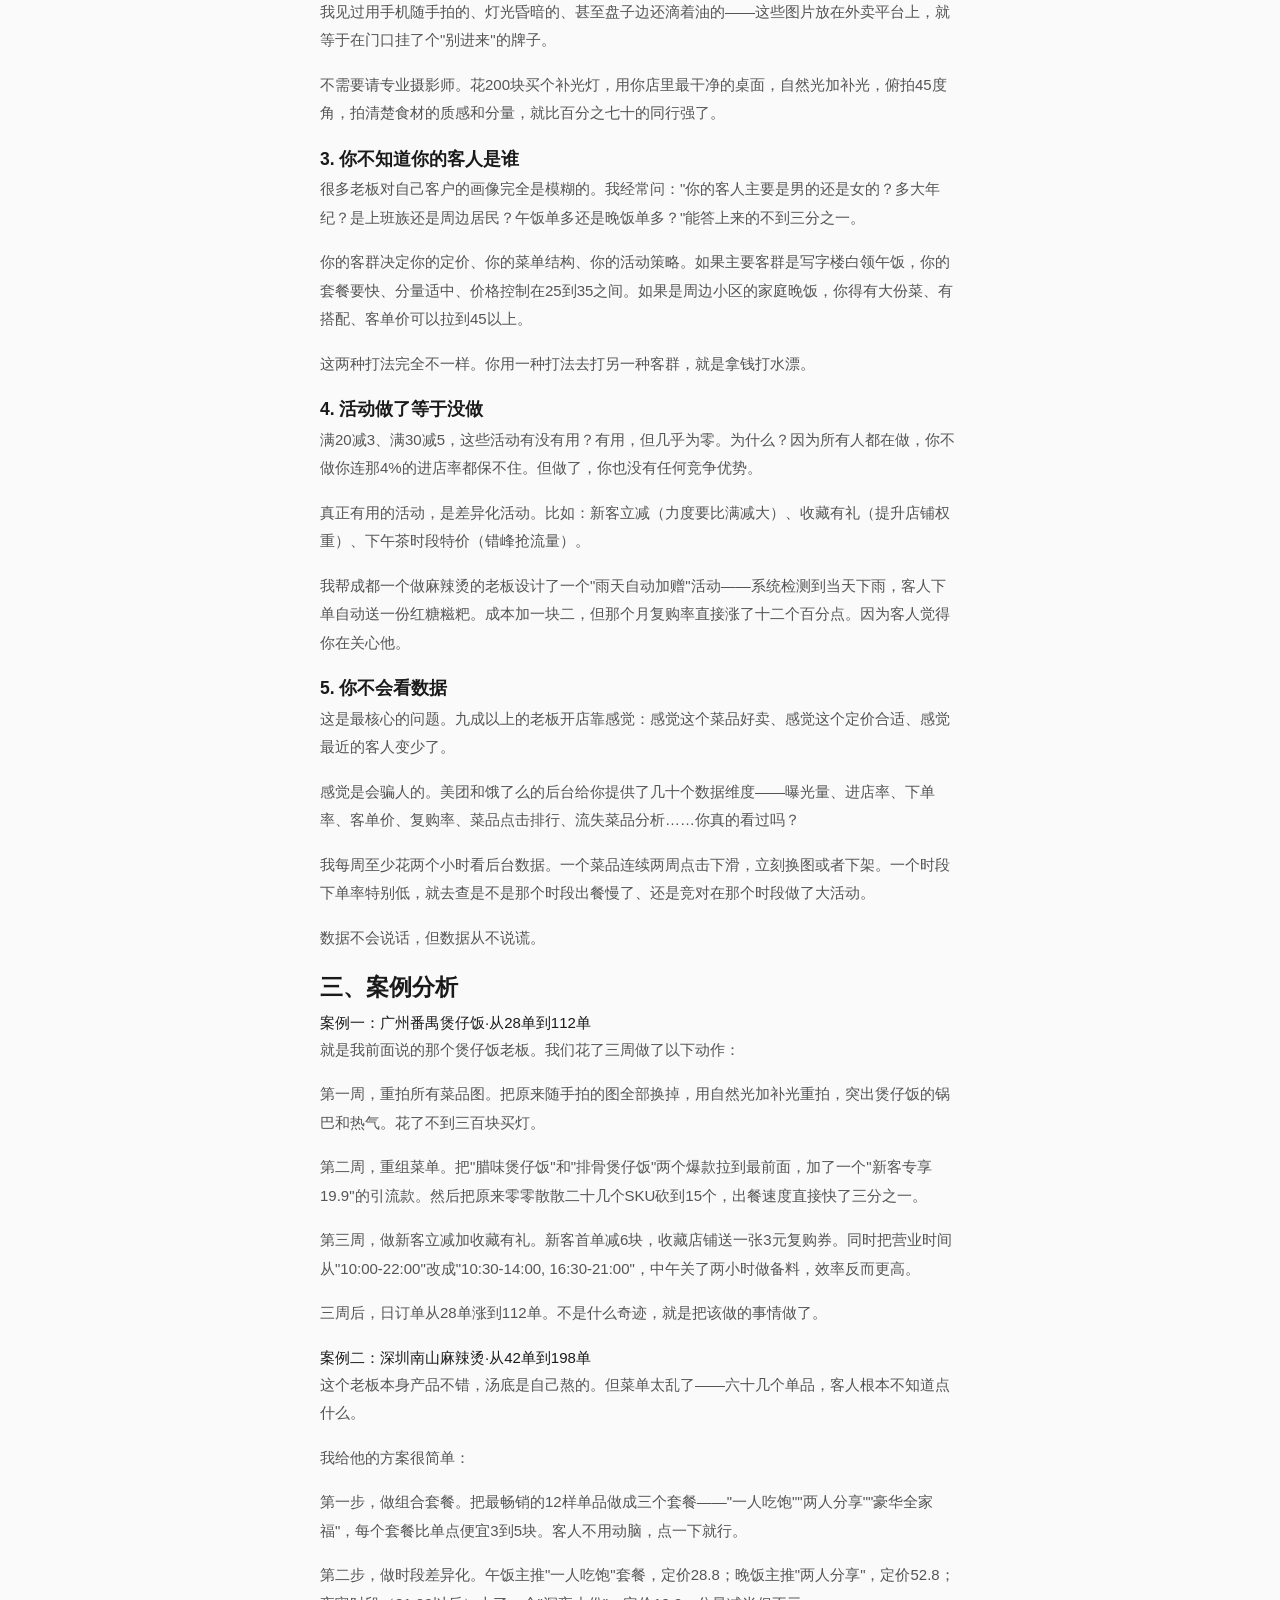
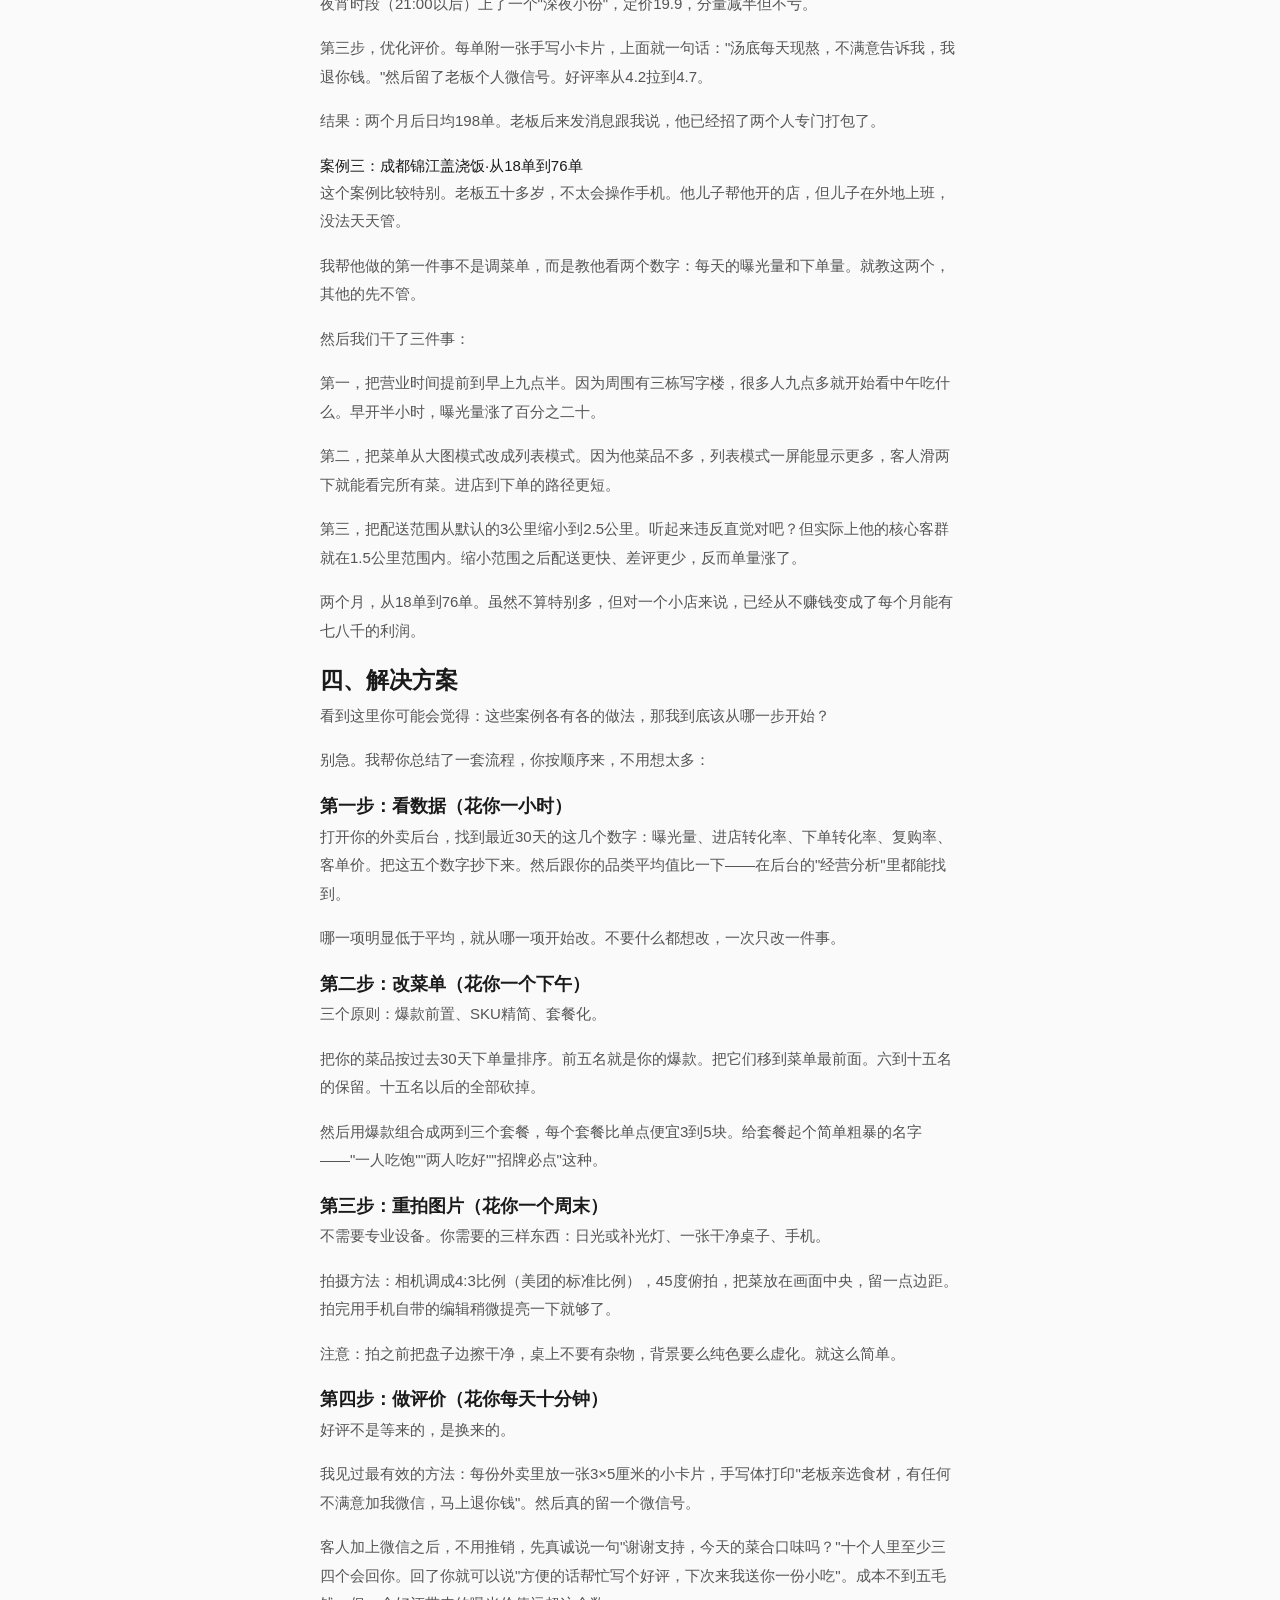
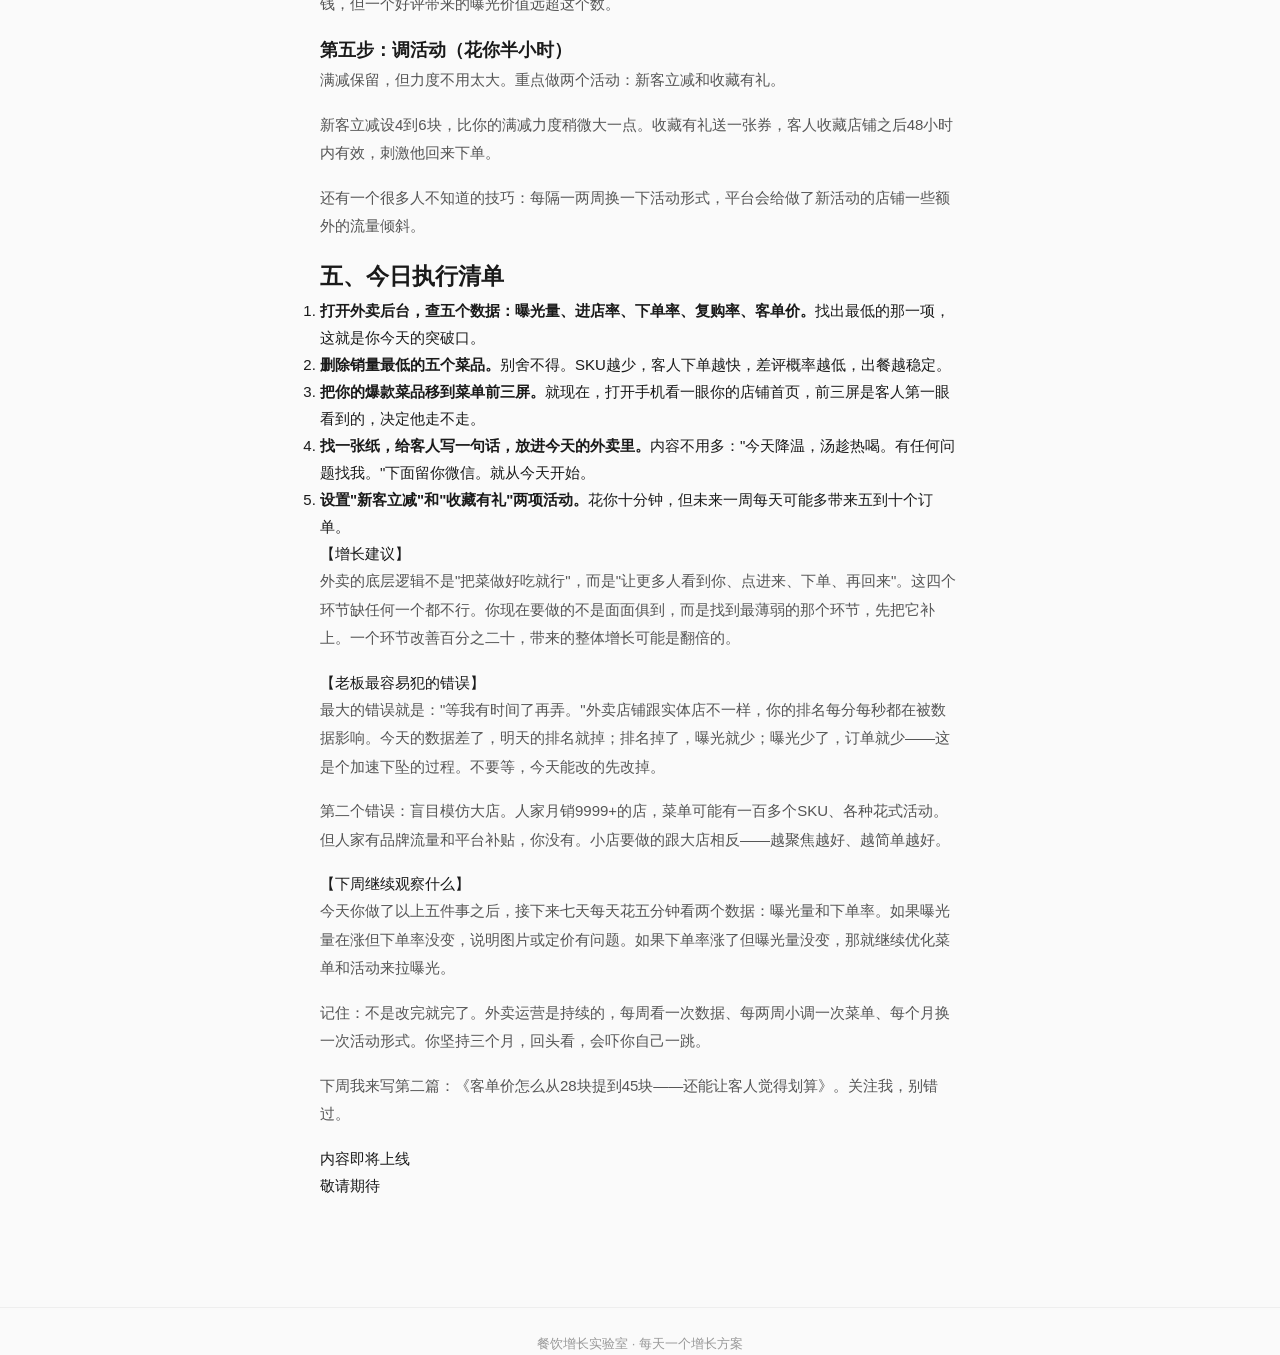
<file: waimai.html>
﻿<!DOCTYPE html>
<html lang="zh-CN">
<head>
<meta charset="UTF-8">
<meta http-equiv="Cache-Control" content="no-cache, no-store, must-revalidate, max-age=0">
<meta http-equiv="Pragma" content="no-cache">
<meta http-equiv="Expires" content="0">
<meta name="viewport" content="width=device-width, initial-scale=1.0, maximum-scale=1.0, user-scalable=no, viewport-fit=cover">
<title>外卖增长 - 餐饮增长实验室</title>
<style>
*,*::before,*::after{box-sizing:border-box;margin:0;padding:0}
html{-webkit-text-size-adjust:100%}
body{
  font-family:"Noto Sans SC",-apple-system,"Helvetica Neue",sans-serif;
  font-size:15px;color:#1a1a1a;
  background:#fafafa;
  -webkit-font-smoothing:antialiased;
  line-height:1.8;
}
.tags{
  padding:16px 20px 8px;
  display:flex;overflow-x:auto;
  gap:10px;
  -webkit-overflow-scrolling:touch;scrollbar-width:none;
  background:#fafafa;
  position:sticky;top:0;z-index:10;
}
.tags::-webkit-scrollbar{display:none}
.tag{
  flex-shrink:0;padding:8px 16px;
  border-radius:20px;font-size:13px;font-weight:500;
  color:#888;
  border:1px solid #ddd;
  transition:all .2s;white-space:nowrap;
  text-decoration:none;
}
.tag.on,.tag:active{background:#ff6b35;color:#fff;border-color:#ff6b35}
.container{max-width:680px;margin:0 auto;padding:40px 20px 60px}
.back{
  display:inline-flex;align-items:center;gap:6px;
  color:#999;font-size:14px;text-decoration:none;margin-bottom:32px;
}
h1{font-size:24px;font-weight:700;line-height:1.4;margin-bottom:8px;color:#111}
.meta{font-size:13px;color:#999;margin-bottom:40px}
p{font-size:15px;color:#555;line-height:1.9;margin-bottom:16px}
.soon{text-align:center;padding:80px 0;color:#bbb;font-size:16px}
.soon-icon{font-size:48px;margin-bottom:16px}
.footer-note{text-align:center;margin-top:48px;padding-top:24px;border-top:1px solid #eee;color:#999;font-size:13px}
.login-gate{position:fixed;inset:0;background:#0f0f0f;z-index:9999;display:flex;align-items:center;justify-content:center;flex-direction:column}
.login-gate.hidden{display:none}
.login-box{text-align:center;padding:40px 24px;max-width:320px;width:100%}
.login-logo{font-size:28px;font-weight:700;color:#fff;letter-spacing:.08em;margin-bottom:8px}
.login-sub{font-size:13px;color:rgba(255,255,255,.4);margin-bottom:32px}
.login-input{width:100%;padding:14px 18px;background:rgba(255,255,255,.06);border:1px solid rgba(255,255,255,.15);border-radius:10px;color:#fff;font-size:16px;text-align:center;outline:none;margin-bottom:16px;letter-spacing:.2em}
.login-input:focus{border-color:#ff6b35}
.login-input::placeholder{color:rgba(255,255,255,.2);letter-spacing:0}
.login-btn{width:100%;padding:14px;background:#ff6b35;color:#fff;border:none;border-radius:10px;font-size:16px;font-weight:600;cursor:pointer}
.login-btn:active{background:#e55a2b}
.login-err{color:#ff4444;font-size:13px;margin-top:12px;display:none}
</style>
</head>
<body>

<div class="login-gate" id="loginGate">
  <div class="login-box">
    <div class="login-logo">餐饮增长实验室</div>
    <div class="login-sub">请输入访问密码</div>
    <input type="password" class="login-input" id="pwdInput" placeholder="输入密码" onkeydown="if(event.key==='Enter')checkPwd()">
    <button class="login-btn" onclick="checkPwd()">进入</button>
    <div class="login-err" id="loginErr">密码错误，请重试</div>
  </div>
</div>
<script>
var WEEK_PWDS=['177','277','377','477','577','677','777'];
var SITE_PWD=WEEK_PWDS[new Date().getDay()===0?6:new Date().getDay()-1];
(function(){
  if(localStorage.getItem('_site_auth')===SITE_PWD){
    var g=document.getElementById('loginGate');
    if(g)g.classList.add('hidden');
  }
})();
function checkPwd(){
  var v=document.getElementById('pwdInput').value.trim();
  if(v===SITE_PWD){
    localStorage.setItem('_site_auth',SITE_PWD);
    localStorage.setItem('_site_day',new Date().toDateString());
    document.getElementById('loginGate').classList.add('hidden');
    document.getElementById('loginErr').style.display='none';
  }else{
    document.getElementById('loginErr').style.display='block';
    document.getElementById('pwdInput').value='';
  }
}
</script>
<div class="tags">
  <a href="knowledge.html" class="tag">活动模板</a>
  <a href="cases.html" class="tag">增长案例</a>
  <a href="jiqiao.html" class="tag">经营技巧</a>
  <a href="meituan.html" class="tag">美团运营</a>
  <a href="douyin.html" class="tag">抖音团购</a>
  <a href="waimai.html" class="tag on">外卖增长</a>
  <a href="ketang.html" class="tag">老板课堂</a>
</div>
<div class="container">
<a href="knowledge.html" class="back">← 返回首页</a>
<h1>📦 外卖增长</h1>
<div class="meta">从30单到300单的系统打法</div>
<h1>为什么你的外卖店每天只有30单？</h1>
<div class="meta">餐饮增长实验室 · 真实案例 · 手把手教学</div>

<p>这个问题我听过太多次了。在深圳、广州、成都跑了不下200家外卖店之后，我可以很负责任地告诉你：30单是个坎。过了这个坎，后面是80单、150单、300单。过不去，就一直在这个数字上打转，然后慢慢掉到十几单，最后关门。</p>
<p>今天这篇文章，我把我过去两年跟几十个老板一起实操的经验全部讲清楚。不讲虚的，每一段话都值钱。</p>

<h2>一、为什么会发生</h2>

<p>先讲一个真实的例子。去年我在广州番禺，一个做煲仔饭的老板找到我。他的店位置不差，出品也稳定，美团饿了么都上了，满减活动也做了，一天就是28到35单，怎么都上不去。他跟我说："每天睁眼就是亏，再这样下去两个月就得关。"</p>
<p>我当时打开他的美团后台看，三个问题一眼就看到了：</p>

<p><strong>第一，进店转化率只有百分之四点几。</strong>什么意思？100个人看到你的店，只有4个人点进来。同行平均在6到8之间，做得好的能到10以上。</p>

<p><strong>第二，下单转化率不到百分之十五。</strong>点进来的人，5个里面只有不到1个人下单。这个数据在行内算偏低的，正常的快餐品类应该在18到22之间。</p>

<p><strong>第三，复购率几乎没有。</strong>我查了他后台数据，过去90天下过两次以上单的客人，两只手数得过来。</p>

<p>这三个数据一环扣一环，暴露率低导致进店少，进店少又因为菜单和图片不行导致下单少，好不容易有人下单了，体验又留不住人——最后就是个死循环。</p>
<p>但这不是他一个人的问题。我跟很多老板聊下来发现，大部分外卖店卡在30单，背后的原因都差不多。你往下看，看看有没有你的影子。</p>

<h2>二、真正原因</h2>

<p>我把这两年跑了这么多店总结出来的原因掰开来讲，每一条都是我从后台数据和实际跟老板沟通中验证过的。</p>

<h3>1. 你的菜单是给自己看的，不是给客人看的</h3>
<p>说出来你可能不信，至少一半的外卖店菜单排布是有硬伤的。最典型的：把店里线下卖得最好的菜放在最前面。逻辑上好像没错，但外卖的消费场景跟堂食完全不一样。</p>
<p>堂食客人坐下来慢慢看菜单，有服务员推荐。外卖客人呢？上下滑屏，三秒之内做决定。你应该把点击率最高、出餐最快、利润最厚的产品放在前三屏——特别是第一屏的前三个位置。</p>
<p>举个例子，我帮深圳一个做酸菜鱼的老板调菜单，只干了一件事：把他那个点击率最高的"单人酸菜鱼套餐"从第7位挪到第1位，然后加了一个"爆款"标签。什么都没改，三天后这个单品的销量涨了百分之四十。</p>

<h3>2. 图片是最大的绊脚石</h3>
<p>很多人觉得"我菜做得好吃就行了"。错了。外卖是看图下单的生意。客人看不到你的店、闻不到你的菜，他唯一能依赖的就是那几张图。</p>
<p>我见过用手机随手拍的、灯光昏暗的、甚至盘子边还滴着油的——这些图片放在外卖平台上，就等于在门口挂了个"别进来"的牌子。</p>
<p>不需要请专业摄影师。花200块买个补光灯，用你店里最干净的桌面，自然光加补光，俯拍45度角，拍清楚食材的质感和分量，就比百分之七十的同行强了。</p>

<h3>3. 你不知道你的客人是谁</h3>
<p>很多老板对自己客户的画像完全是模糊的。我经常问："你的客人主要是男的还是女的？多大年纪？是上班族还是周边居民？午饭单多还是晚饭单多？"能答上来的不到三分之一。</p>
<p>你的客群决定你的定价、你的菜单结构、你的活动策略。如果主要客群是写字楼白领午饭，你的套餐要快、分量适中、价格控制在25到35之间。如果是周边小区的家庭晚饭，你得有大份菜、有搭配、客单价可以拉到45以上。</p>
<p>这两种打法完全不一样。你用一种打法去打另一种客群，就是拿钱打水漂。</p>

<h3>4. 活动做了等于没做</h3>
<p>满20减3、满30减5，这些活动有没有用？有用，但几乎为零。为什么？因为所有人都在做，你不做你连那4%的进店率都保不住。但做了，你也没有任何竞争优势。</p>
<p>真正有用的活动，是差异化活动。比如：新客立减（力度要比满减大）、收藏有礼（提升店铺权重）、下午茶时段特价（错峰抢流量）。</p>
<p>我帮成都一个做麻辣烫的老板设计了一个"雨天自动加赠"活动——系统检测到当天下雨，客人下单自动送一份红糖糍粑。成本加一块二，但那个月复购率直接涨了十二个百分点。因为客人觉得你在关心他。</p>

<h3>5. 你不会看数据</h3>
<p>这是最核心的问题。九成以上的老板开店靠感觉：感觉这个菜品好卖、感觉这个定价合适、感觉最近的客人变少了。</p>
<p>感觉是会骗人的。美团和饿了么的后台给你提供了几十个数据维度——曝光量、进店率、下单率、客单价、复购率、菜品点击排行、流失菜品分析……你真的看过吗？</p>
<p>我每周至少花两个小时看后台数据。一个菜品连续两周点击下滑，立刻换图或者下架。一个时段下单率特别低，就去查是不是那个时段出餐慢了、还是竞对在那个时段做了大活动。</p>
<p>数据不会说话，但数据从不说谎。</p>

<h2>三、案例分析</h2>

<div class="case">
<div class="case-title">案例一：广州番禺煲仔饭·从28单到112单</div>
<div class="case-content">
<p>就是我前面说的那个煲仔饭老板。我们花了三周做了以下动作：</p>
<p>第一周，重拍所有菜品图。把原来随手拍的图全部换掉，用自然光加补光重拍，突出煲仔饭的锅巴和热气。花了不到三百块买灯。</p>
<p>第二周，重组菜单。把"腊味煲仔饭"和"排骨煲仔饭"两个爆款拉到最前面，加了一个"新客专享19.9"的引流款。然后把原来零零散散二十几个SKU砍到15个，出餐速度直接快了三分之一。</p>
<p>第三周，做新客立减加收藏有礼。新客首单减6块，收藏店铺送一张3元复购券。同时把营业时间从"10:00-22:00"改成"10:30-14:00, 16:30-21:00"，中午关了两小时做备料，效率反而更高。</p>
<p>三周后，日订单从28单涨到112单。不是什么奇迹，就是把该做的事情做了。</p>
</div>
</div>

<div class="case">
<div class="case-title">案例二：深圳南山麻辣烫·从42单到198单</div>
<div class="case-content">
<p>这个老板本身产品不错，汤底是自己熬的。但菜单太乱了——六十几个单品，客人根本不知道点什么。</p>
<p>我给他的方案很简单：</p>
<p>第一步，做组合套餐。把最畅销的12样单品做成三个套餐——"一人吃饱""两人分享""豪华全家福"，每个套餐比单点便宜3到5块。客人不用动脑，点一下就行。</p>
<p>第二步，做时段差异化。午饭主推"一人吃饱"套餐，定价28.8；晚饭主推"两人分享"，定价52.8；夜宵时段（21:00以后）上了一个"深夜小份"，定价19.9，分量减半但不亏。</p>
<p>第三步，优化评价。每单附一张手写小卡片，上面就一句话："汤底每天现熬，不满意告诉我，我退你钱。"然后留了老板个人微信号。好评率从4.2拉到4.7。</p>
<p>结果：两个月后日均198单。老板后来发消息跟我说，他已经招了两个人专门打包了。</p>
</div>
</div>

<div class="case">
<div class="case-title">案例三：成都锦江盖浇饭·从18单到76单</div>
<div class="case-content">
<p>这个案例比较特别。老板五十多岁，不太会操作手机。他儿子帮他开的店，但儿子在外地上班，没法天天管。</p>
<p>我帮他做的第一件事不是调菜单，而是教他看两个数字：每天的曝光量和下单量。就教这两个，其他的先不管。</p>
<p>然后我们干了三件事：</p>
<p>第一，把营业时间提前到早上九点半。因为周围有三栋写字楼，很多人九点多就开始看中午吃什么。早开半小时，曝光量涨了百分之二十。</p>
<p>第二，把菜单从大图模式改成列表模式。因为他菜品不多，列表模式一屏能显示更多，客人滑两下就能看完所有菜。进店到下单的路径更短。</p>
<p>第三，把配送范围从默认的3公里缩小到2.5公里。听起来违反直觉对吧？但实际上他的核心客群就在1.5公里范围内。缩小范围之后配送更快、差评更少，反而单量涨了。</p>
<p>两个月，从18单到76单。虽然不算特别多，但对一个小店来说，已经从不赚钱变成了每个月能有七八千的利润。</p>
</div>
</div>

<h2>四、解决方案</h2>

<p>看到这里你可能会觉得：这些案例各有各的做法，那我到底该从哪一步开始？</p>
<p>别急。我帮你总结了一套流程，你按顺序来，不用想太多：</p>

<h3>第一步：看数据（花你一小时）</h3>
<p>打开你的外卖后台，找到最近30天的这几个数字：曝光量、进店转化率、下单转化率、复购率、客单价。把这五个数字抄下来。然后跟你的品类平均值比一下——在后台的"经营分析"里都能找到。</p>
<p>哪一项明显低于平均，就从哪一项开始改。不要什么都想改，一次只改一件事。</p>

<h3>第二步：改菜单（花你一个下午）</h3>
<p>三个原则：爆款前置、SKU精简、套餐化。</p>
<p>把你的菜品按过去30天下单量排序。前五名就是你的爆款。把它们移到菜单最前面。六到十五名的保留。十五名以后的全部砍掉。</p>
<p>然后用爆款组合成两到三个套餐，每个套餐比单点便宜3到5块。给套餐起个简单粗暴的名字——"一人吃饱""两人吃好""招牌必点"这种。</p>

<h3>第三步：重拍图片（花你一个周末）</h3>
<p>不需要专业设备。你需要的三样东西：日光或补光灯、一张干净桌子、手机。</p>
<p>拍摄方法：相机调成4:3比例（美团的标准比例），45度俯拍，把菜放在画面中央，留一点边距。拍完用手机自带的编辑稍微提亮一下就够了。</p>
<p>注意：拍之前把盘子边擦干净，桌上不要有杂物，背景要么纯色要么虚化。就这么简单。</p>

<h3>第四步：做评价（花你每天十分钟）</h3>
<p>好评不是等来的，是换来的。</p>
<p>我见过最有效的方法：每份外卖里放一张3×5厘米的小卡片，手写体打印"老板亲选食材，有任何不满意加我微信，马上退你钱"。然后真的留一个微信号。</p>
<p>客人加上微信之后，不用推销，先真诚说一句"谢谢支持，今天的菜合口味吗？"十个人里至少三四个会回你。回了你就可以说"方便的话帮忙写个好评，下次来我送你一份小吃"。成本不到五毛钱，但一个好评带来的曝光价值远超这个数。</p>

<h3>第五步：调活动（花你半小时）</h3>
<p>满减保留，但力度不用太大。重点做两个活动：新客立减和收藏有礼。</p>
<p>新客立减设4到6块，比你的满减力度稍微大一点。收藏有礼送一张券，客人收藏店铺之后48小时内有效，刺激他回来下单。</p>
<p>还有一个很多人不知道的技巧：每隔一两周换一下活动形式，平台会给做了新活动的店铺一些额外的流量倾斜。</p>

<h2>五、今日执行清单</h2>

<ol class="checklist">
<li><strong>打开外卖后台，查五个数据：曝光量、进店率、下单率、复购率、客单价。</strong>找出最低的那一项，这就是你今天的突破口。</li>
<li><strong>删除销量最低的五个菜品。</strong>别舍不得。SKU越少，客人下单越快，差评概率越低，出餐越稳定。</li>
<li><strong>把你的爆款菜品移到菜单前三屏。</strong>就现在，打开手机看一眼你的店铺首页，前三屏是客人第一眼看到的，决定他走不走。</li>
<li><strong>找一张纸，给客人写一句话，放进今天的外卖里。</strong>内容不用多："今天降温，汤趁热喝。有任何问题找我。"下面留你微信。就从今天开始。</li>
<li><strong>设置"新客立减"和"收藏有礼"两项活动。</strong>花你十分钟，但未来一周每天可能多带来五到十个订单。</li>
</ol>

<div class="tip">
<div class="tip-title">【增长建议】</div>
<p>外卖的底层逻辑不是"把菜做好吃就行"，而是"让更多人看到你、点进来、下单、再回来"。这四个环节缺任何一个都不行。你现在要做的不是面面俱到，而是找到最薄弱的那个环节，先把它补上。一个环节改善百分之二十，带来的整体增长可能是翻倍的。</p>
</div>

<div class="tip">
<div class="tip-title">【老板最容易犯的错误】</div>
<p>最大的错误就是："等我有时间了再弄。"外卖店铺跟实体店不一样，你的排名每分每秒都在被数据影响。今天的数据差了，明天的排名就掉；排名掉了，曝光就少；曝光少了，订单就少——这是个加速下坠的过程。不要等，今天能改的先改掉。</p>
<p>第二个错误：盲目模仿大店。人家月销9999+的店，菜单可能有一百多个SKU、各种花式活动。但人家有品牌流量和平台补贴，你没有。小店要做的跟大店相反——越聚焦越好、越简单越好。</p>
</div>

<div class="tip">
<div class="tip-title">【下周继续观察什么】</div>
<p>今天你做了以上五件事之后，接下来七天每天花五分钟看两个数据：曝光量和下单率。如果曝光量在涨但下单率没变，说明图片或定价有问题。如果下单率涨了但曝光量没变，那就继续优化菜单和活动来拉曝光。</p>
<p>记住：不是改完就完了。外卖运营是持续的，每周看一次数据、每两周小调一次菜单、每个月换一次活动形式。你坚持三个月，回头看，会吓你自己一跳。</p>
<p>下周我来写第二篇：《客单价怎么从28块提到45块——还能让客人觉得划算》。关注我，别错过。</p>
</div>




内容即将上线<br>敬请期待</div>
<div class="footer-note">餐饮增长实验室 · 每天一个增长方案</div>
</div>
</body>
</html>
</file>
